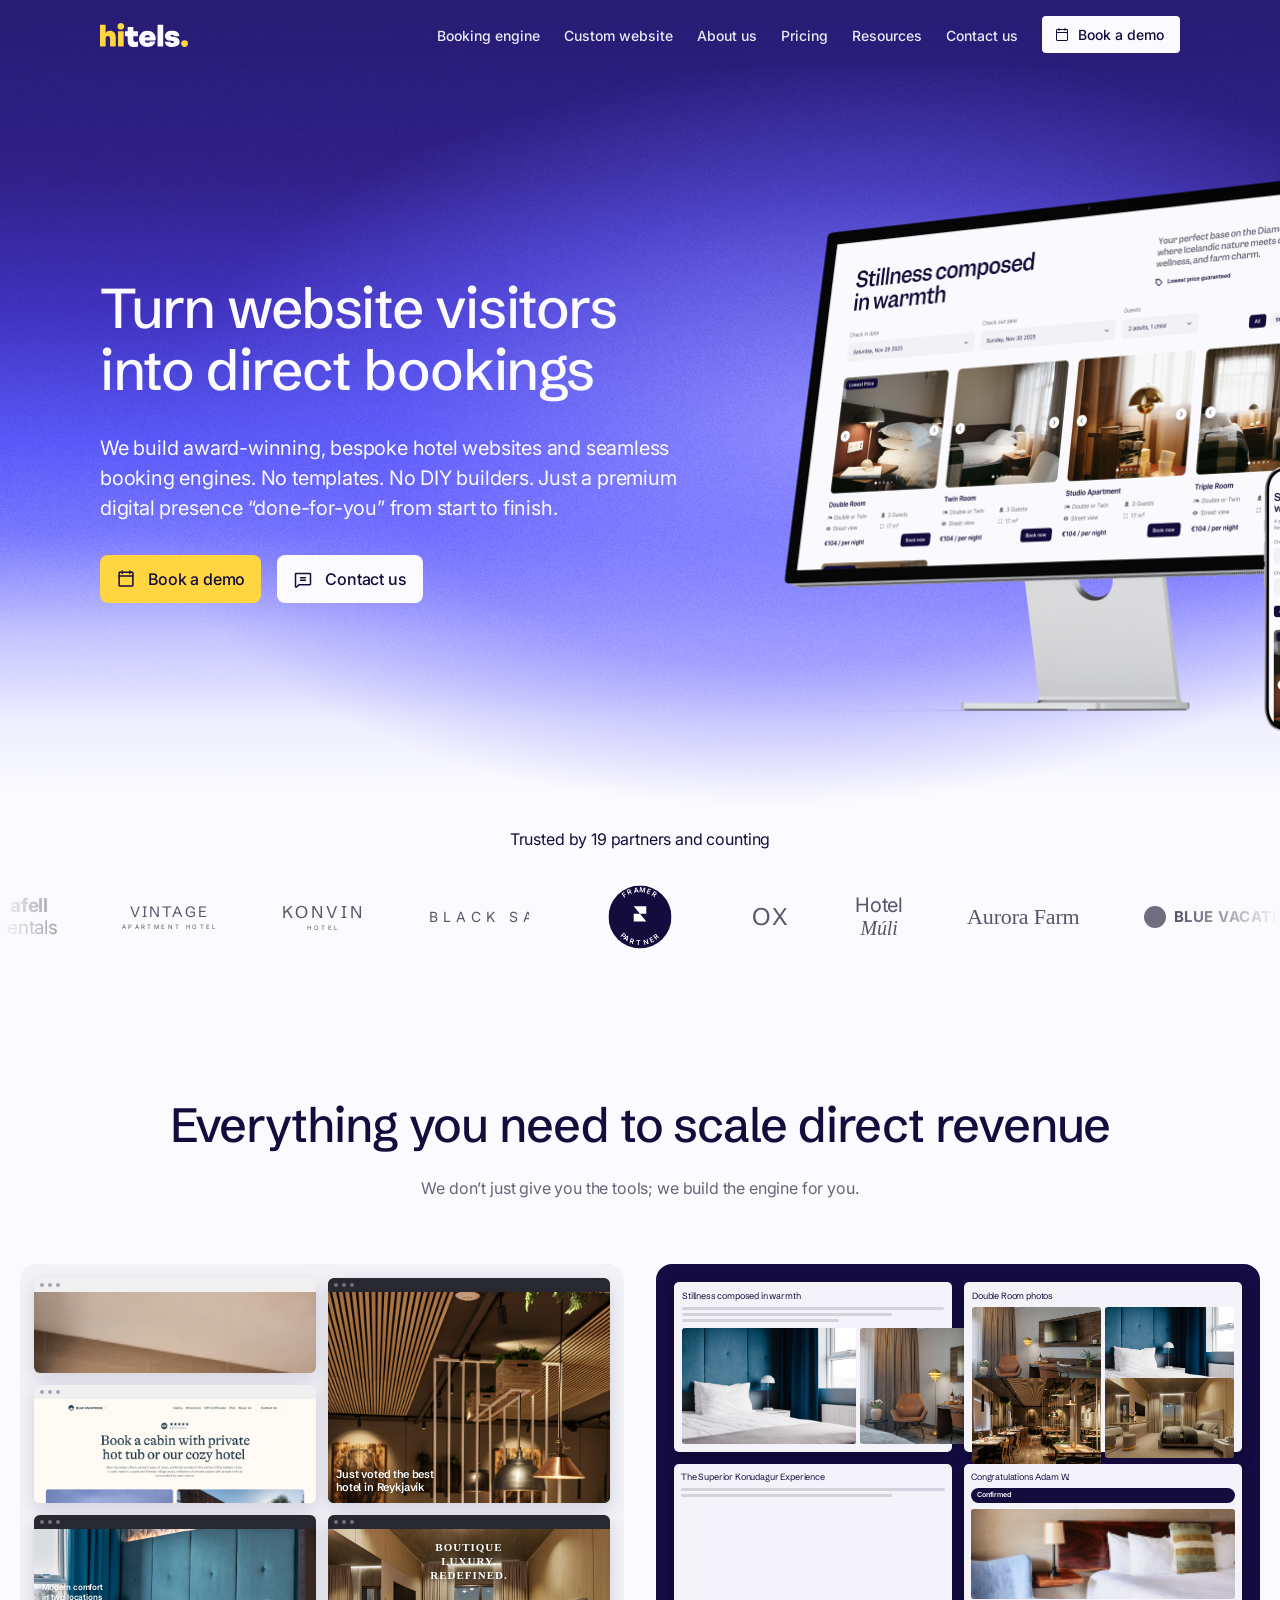
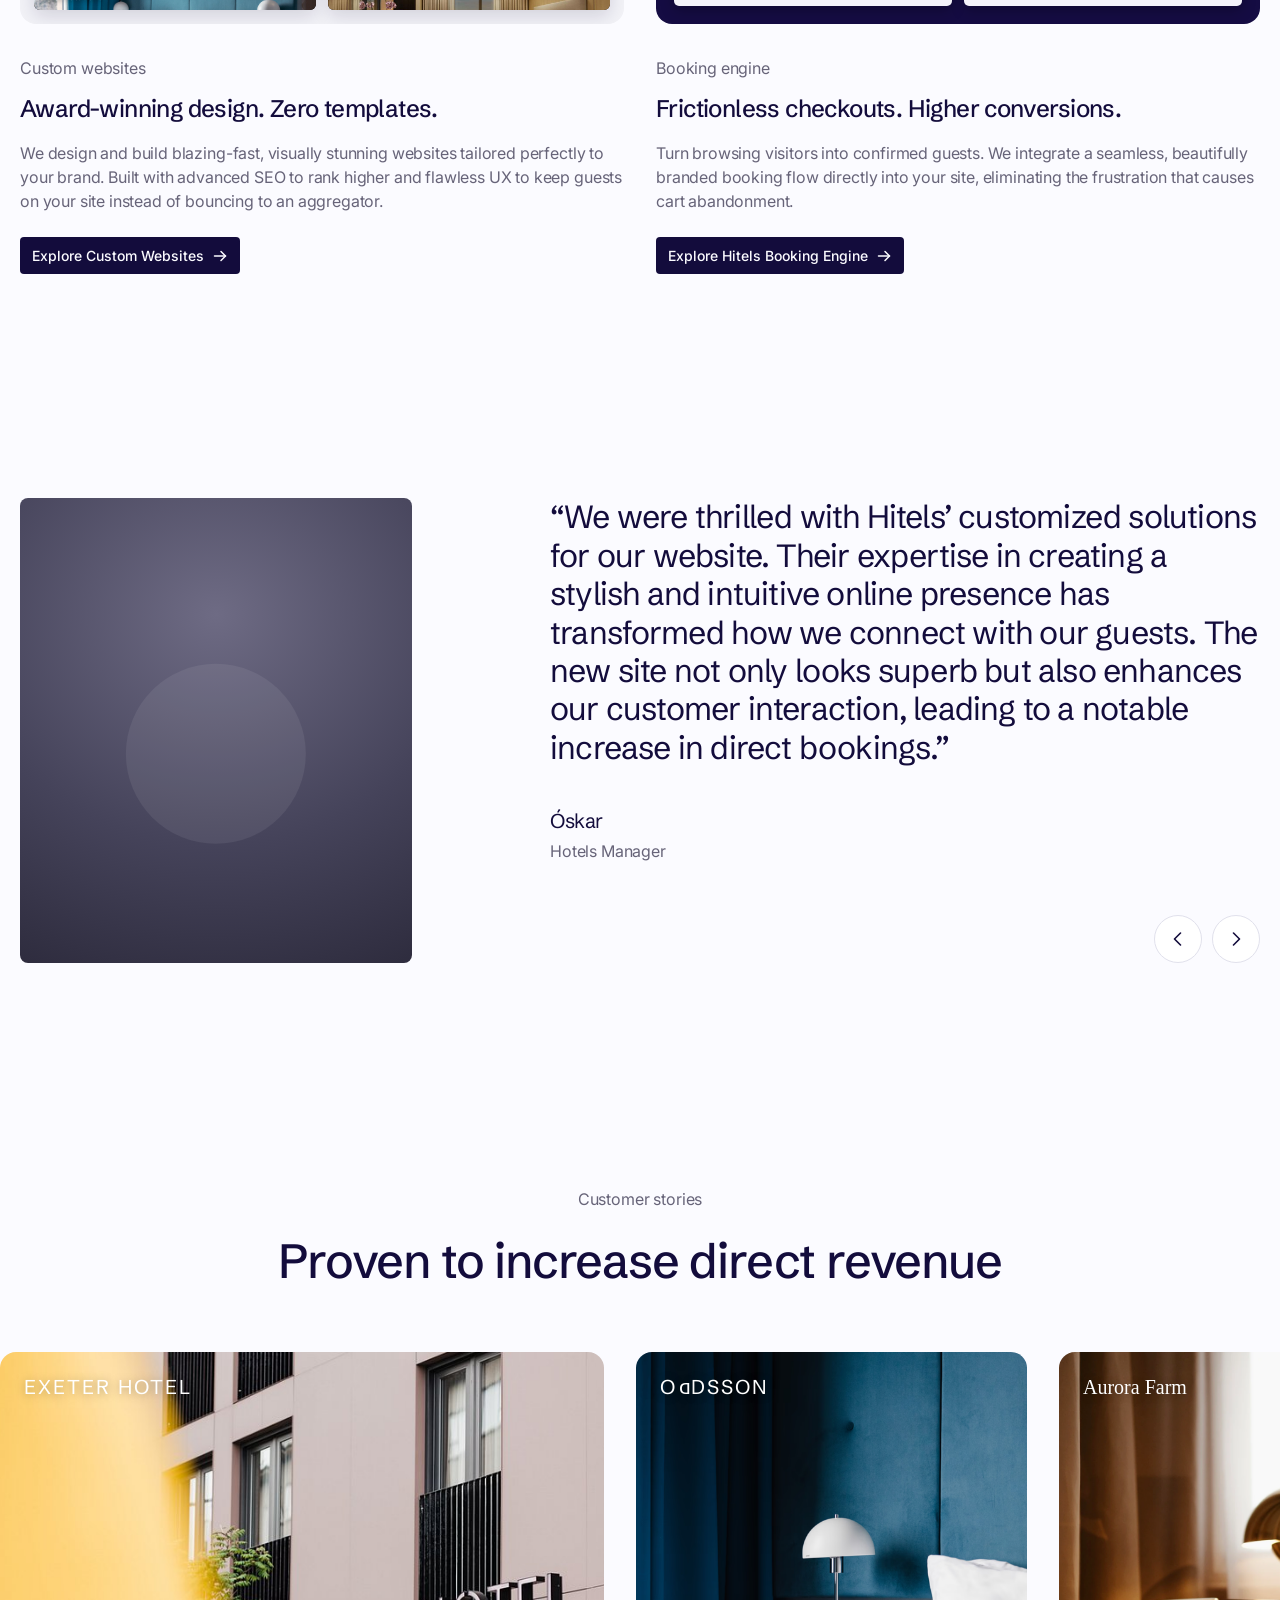
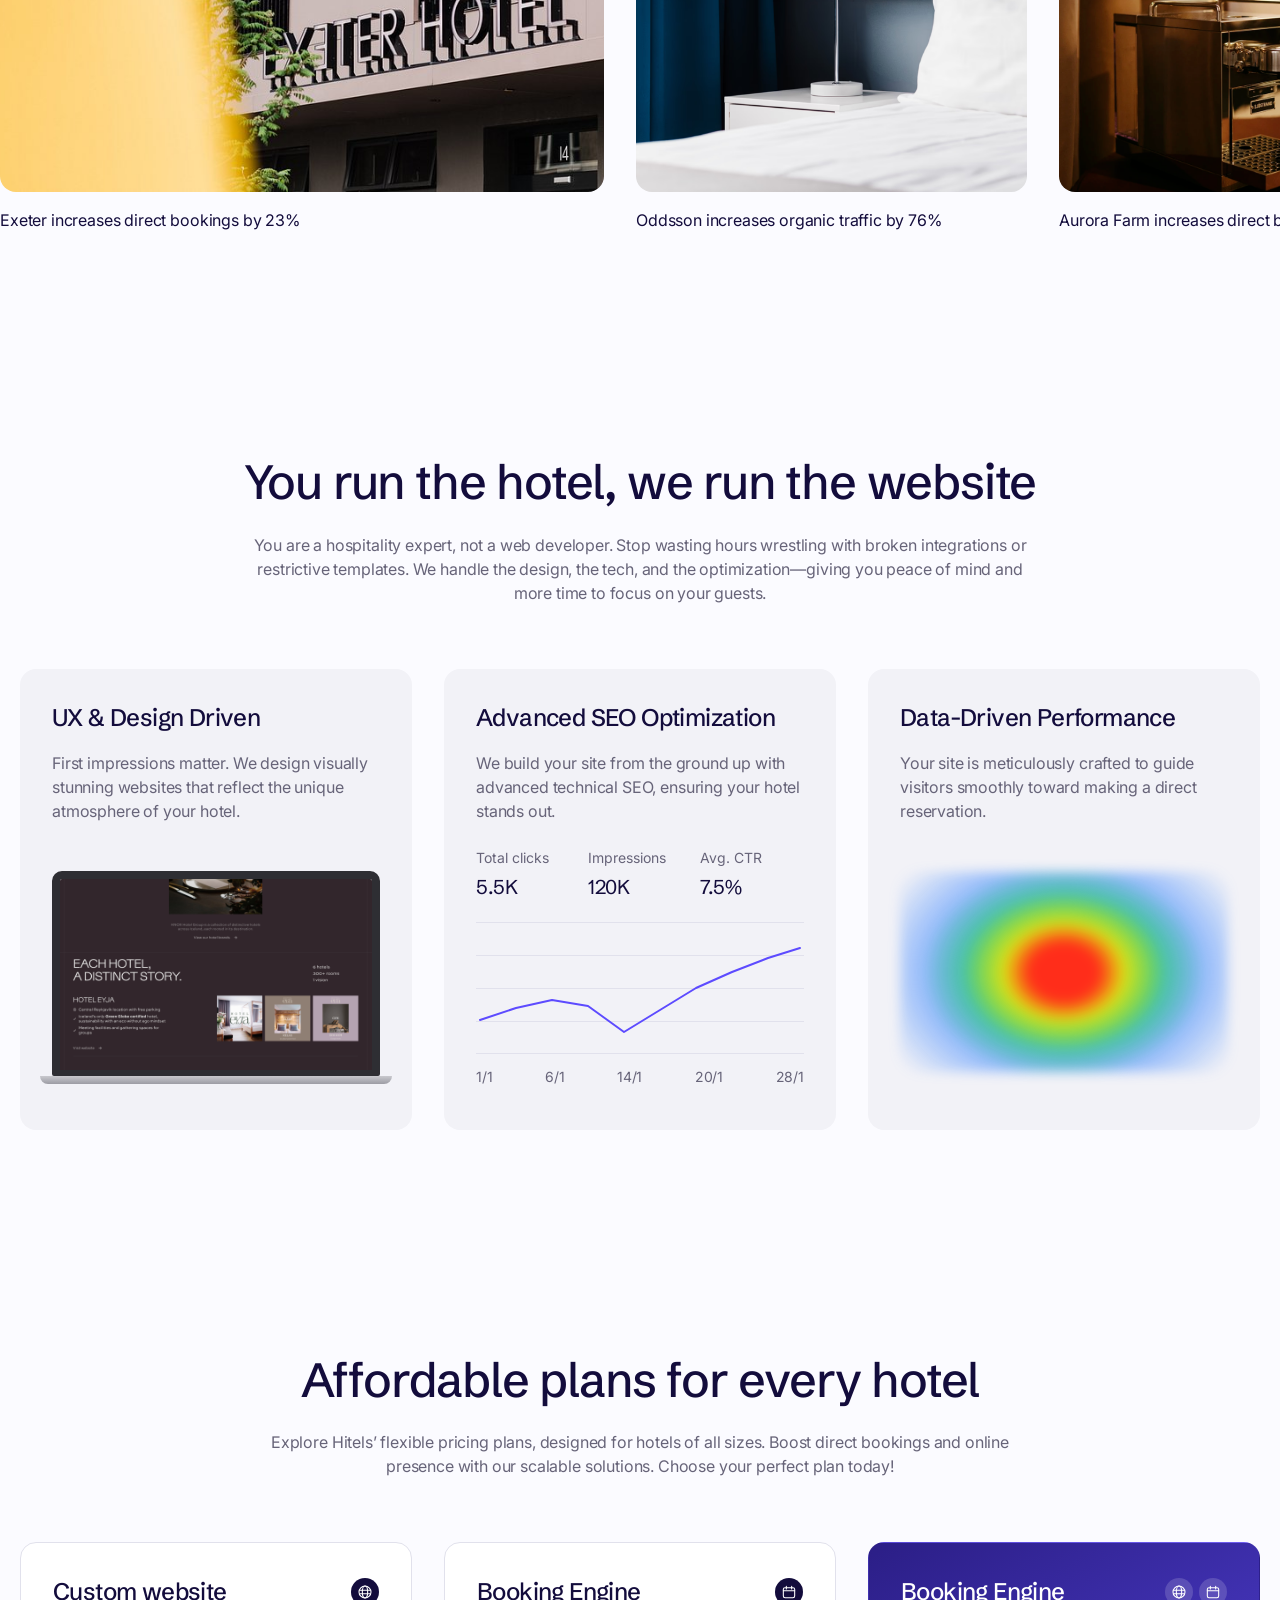
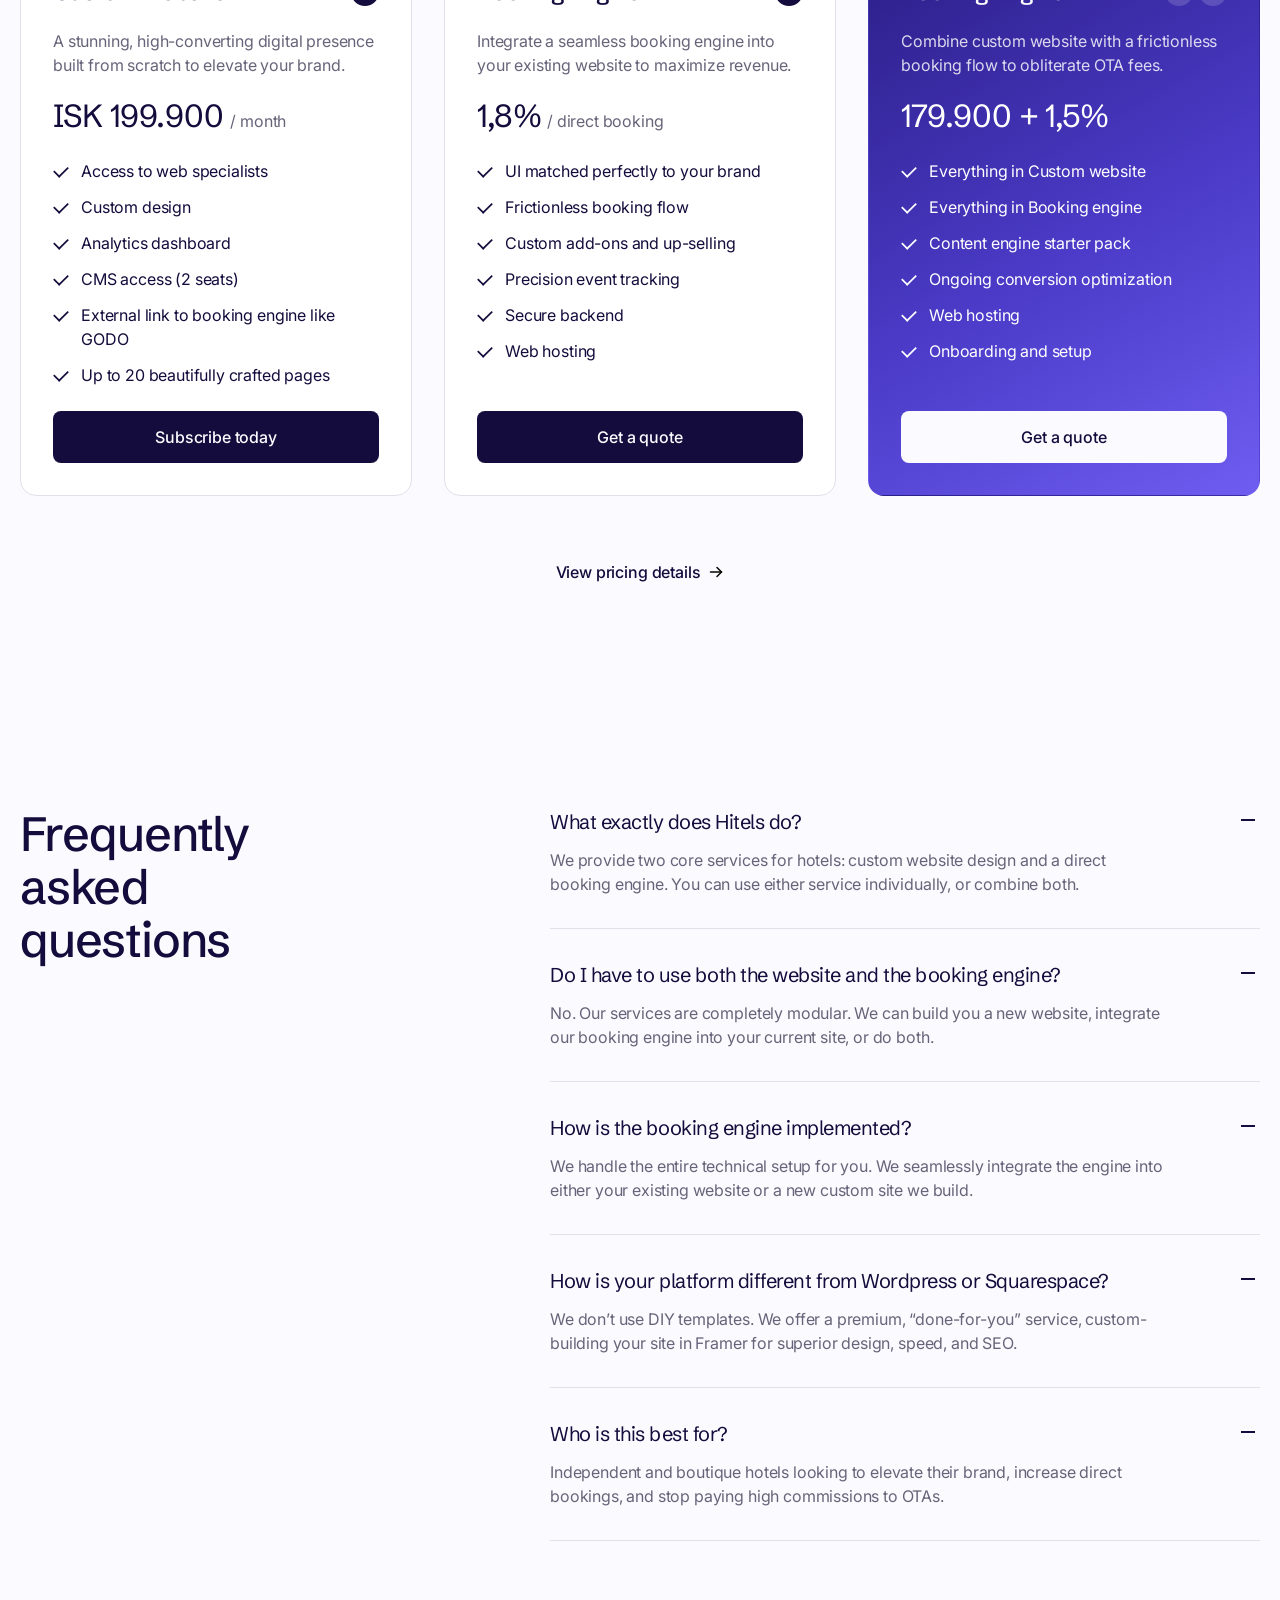
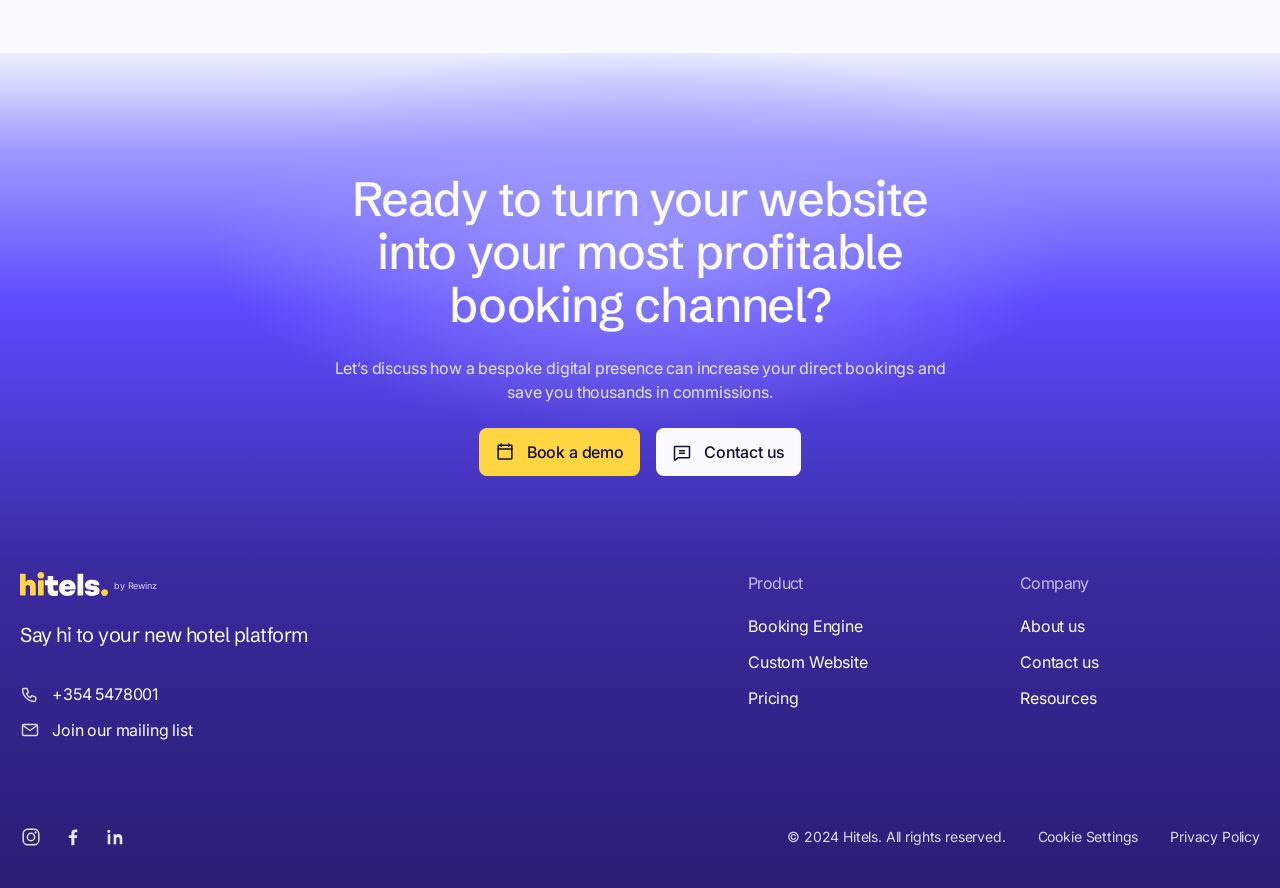
<file: index.html>
<!doctype html>
<html lang="en">
<head>
<meta charset="utf-8">
<meta name="viewport" content="width=device-width, initial-scale=1">
<title>Hitels — Turn website visitors into direct bookings</title>
<meta name="description" content="Hitels builds award-winning, bespoke hotel websites and seamless booking engines. No templates. No DIY builders.">
<!-- Trial build of a client-branded design: reachable by link, kept out of search. -->
<meta name="robots" content="noindex, nofollow">
<link rel="preconnect" href="https://fonts.googleapis.com">
<link rel="preconnect" href="https://fonts.gstatic.com" crossorigin>
<link href="https://fonts.googleapis.com/css2?family=Inter:wght@400;500;600&family=Schibsted+Grotesk:wght@500;600;700&display=swap" rel="stylesheet">
<link rel="stylesheet" href="styles.css">
</head>
<body>
<a class="skip-link" href="#main">Skip to content</a>

<!-- ═══════════ HERO ═══════════ -->
<header class="hero">
  <div class="hero__glow" aria-hidden="true"></div>
  <div class="hero__texture" aria-hidden="true"></div>

  <nav class="nav" aria-label="Primary">
    <a class="nav__logo" href="#" aria-label="Hitels — home">
      <img src="assets/img/logo-hitels.svg" alt="" width="88" height="24">
    </a>
    <ul class="nav__links">
      <li><a href="#offerings">Booking engine</a></li>
      <li><a href="#offerings">Custom website</a></li>
      <li><a href="#benefits">About us</a></li>
      <li><a href="#pricing">Pricing</a></li>
      <li><a href="blog.html">Resources</a></li>
      <li><a href="#contact">Contact us</a></li>
    </ul>
    <a class="btn btn--white btn--sm nav__cta" href="#contact">
      <img src="assets/img/icon-calendar-nav.svg" alt="" width="16" height="16">
      Book a demo
    </a>
    <button class="nav__toggle" type="button" aria-expanded="false" aria-controls="nav-links">
      <span class="visually-hidden">Menu</span>
      <span class="nav__burger" aria-hidden="true"></span>
    </button>
  </nav>

  <div class="hero__inner">
    <div class="hero__content">
      <h1>Turn website visitors into direct bookings</h1>
      <p class="hero__sub">We build award-winning, bespoke hotel websites and seamless booking engines. No templates. No DIY builders. Just a premium digital presence &ldquo;done-for-you&rdquo; from start to finish.</p>
      <div class="hero__actions">
        <a class="btn btn--yellow" href="#contact">
          <img src="assets/img/icon-calendar.svg" alt="" width="20" height="20">
          Book a demo
        </a>
        <a class="btn btn--white" href="#contact">
          <img src="assets/img/icon-chat.svg" alt="" width="20" height="20">
          Contact us
        </a>
      </div>
    </div>

    <div class="hero__visual" aria-hidden="true">
      <div class="hero__mac"><img src="assets/img/mac-mockup.png" alt=""></div>
      <div class="hero__phone"><img src="assets/img/phone-mockup.png" alt=""></div>
    </div>
  </div>

  <div class="logos">
    <p class="logos__label">Trusted by 19 partners and counting</p>
    <div class="logos__ticker">
      <div class="logos__track">
        <ul class="logos__set">
          <li class="wordmark wordmark--rentals"><b>afell</b>rentals</li>
          <li class="wordmark wordmark--vintage"><span>VINTAGE</span><small>APARTMENT HOTEL</small></li>
          <li class="wordmark wordmark--konvin"><span>KONVIN</span><small>HOTEL</small></li>
          <li class="wordmark wordmark--spaced">BLACK SAND HOTEL</li>
          <li class="wordmark wordmark--knox">KNOX</li>
          <li class="wordmark wordmark--muli">Hotel <i>M&uacute;li</i></li>
          <li class="wordmark wordmark--aurora">Aurora Farm</li>
          <li class="wordmark wordmark--blue"><span class="wordmark__dot"></span>BLUE VACATIONS</li>
          <li class="wordmark wordmark--eyja">EYJA <small>GULDSMEDEN</small></li>
          <li class="wordmark wordmark--downtown">REYKJAVIK <small>DOWNTOWN</small></li>
        </ul>
        <ul class="logos__set" aria-hidden="true">
          <li class="wordmark wordmark--rentals"><b>afell</b>rentals</li>
          <li class="wordmark wordmark--vintage"><span>VINTAGE</span><small>APARTMENT HOTEL</small></li>
          <li class="wordmark wordmark--konvin"><span>KONVIN</span><small>HOTEL</small></li>
          <li class="wordmark wordmark--spaced">BLACK SAND HOTEL</li>
          <li class="wordmark wordmark--knox">KNOX</li>
          <li class="wordmark wordmark--muli">Hotel <i>M&uacute;li</i></li>
          <li class="wordmark wordmark--aurora">Aurora Farm</li>
          <li class="wordmark wordmark--blue"><span class="wordmark__dot"></span>BLUE VACATIONS</li>
          <li class="wordmark wordmark--eyja">EYJA <small>GULDSMEDEN</small></li>
          <li class="wordmark wordmark--downtown">REYKJAVIK <small>DOWNTOWN</small></li>
        </ul>
      </div>

      <div class="framer-badge" aria-label="Framer Partner">
        <svg viewBox="0 0 100 100" role="img" aria-hidden="true">
          <defs>
            <!-- both arcs run left→right so each label reads upright -->
            <path id="fb-top" d="M11,50 a39,39 0 0 1 78,0"></path>
            <path id="fb-bottom" d="M14,50 a36,36 0 0 0 72,0"></path>
          </defs>
          <circle cx="50" cy="50" r="50" fill="#130C3C"></circle>
          <text class="framer-badge__text"><textPath href="#fb-top" startOffset="50%" text-anchor="middle">FRAMER</textPath></text>
          <text class="framer-badge__text" dy="8"><textPath href="#fb-bottom" startOffset="50%" text-anchor="middle">PARTNER</textPath></text>
          <path d="M40 33h20v12H50l10 12H40V45h10z" fill="#fff"></path>
        </svg>
      </div>
    </div>
  </div>
</header>

<main id="main">

<!-- ═══════════ PRODUCT OFFERINGS ═══════════ -->
<section class="section" id="offerings">
  <div class="container">
    <div class="section__head section__head--center">
      <h2>Everything you need to scale direct revenue</h2>
      <p class="lead">We don&rsquo;t just give you the tools; we build the engine for you.</p>
    </div>

    <div class="offer-grid">
      <article class="offer">
        <!-- ponytail: Figma composites these two card images from live sub-frames.
             Rebuilt in markup from the real photography rather than one flat export. -->
        <div class="offer__art offer__art--light" aria-hidden="true">
          <div class="minisite">
            <div class="minisite__bar"><i></i><i></i><i></i></div>
            <img src="assets/img/room-warm.png" alt="">
          </div>
          <div class="minisite minisite--tall">
            <div class="minisite__bar"><i></i><i></i><i></i></div>
            <img src="assets/img/ui-site-light.png" alt="">
          </div>
          <div class="minisite minisite--dark">
            <div class="minisite__bar"><i></i><i></i><i></i></div>
            <img src="assets/img/room-teal.jpg" alt="">
            <span class="minisite__cap">Modern comfort<br>in two locations</span>
          </div>
          <div class="minisite minisite--dark">
            <div class="minisite__bar"><i></i><i></i><i></i></div>
            <img src="assets/img/lobby.jpg" alt="">
            <span class="minisite__cap minisite__cap--lg">Just voted the best<br>hotel in Reykjav&iacute;k</span>
          </div>
          <div class="minisite minisite--dark">
            <div class="minisite__bar"><i></i><i></i><i></i></div>
            <img src="assets/img/room-dark.png" alt="">
            <span class="minisite__cap minisite__cap--center">BOUTIQUE<br>LUXURY,<br>REDEFINED.</span>
          </div>
        </div>

        <div class="offer__body">
          <p class="eyebrow">Custom websites</p>
          <h3>Award-winning design. Zero templates.</h3>
          <p>We design and build blazing-fast, visually stunning websites tailored perfectly to your brand. Built with advanced SEO to rank higher and flawless UX to keep guests on your site instead of bouncing to an aggregator.</p>
          <a class="btn btn--dark btn--sm" href="#pricing">
            Explore Custom Websites
            <img src="assets/img/icon-arrow-right.svg" alt="" width="16" height="16">
          </a>
        </div>
      </article>

      <article class="offer">
        <div class="offer__art offer__art--dark" aria-hidden="true">
          <div class="bookui">
            <div class="bookui__card bookui__card--wide">
              <span class="bookui__title">Stillness composed in warmth</span>
              <div class="bookui__rows"><i></i><i></i><i></i></div>
              <div class="bookui__thumbs">
                <img src="assets/img/room-white.png" alt="">
                <img src="assets/img/room-suite.png" alt="">
                <img src="assets/img/room-warm.png" alt="">
              </div>
            </div>
            <div class="bookui__card">
              <span class="bookui__title">Double Room photos</span>
              <div class="bookui__thumbs bookui__thumbs--grid">
                <img src="assets/img/room-suite.png" alt="">
                <img src="assets/img/room-white.png" alt="">
                <img src="assets/img/restaurant.png" alt="">
                <img src="assets/img/room-dark.png" alt="">
              </div>
            </div>
            <div class="bookui__card bookui__card--sm">
              <span class="bookui__title">The Superior Konudagur Experience</span>
              <div class="bookui__rows"><i></i><i></i></div>
            </div>
            <div class="bookui__card bookui__card--sm">
              <span class="bookui__title">Congratulations Adam W.</span>
              <span class="bookui__pill">Confirmed</span>
              <img class="bookui__wide" src="assets/img/room-warm.png" alt="">
            </div>
          </div>
        </div>

        <div class="offer__body">
          <p class="eyebrow">Booking engine</p>
          <h3>Frictionless checkouts. Higher conversions.</h3>
          <p>Turn browsing visitors into confirmed guests. We integrate a seamless, beautifully branded booking flow directly into your site, eliminating the frustration that causes cart abandonment.</p>
          <a class="btn btn--dark btn--sm" href="#pricing">
            Explore Hitels Booking Engine
            <img src="assets/img/icon-arrow-right.svg" alt="" width="16" height="16">
          </a>
        </div>
      </article>
    </div>
  </div>
</section>

<!-- ═══════════ TESTIMONIAL ═══════════ -->
<section class="section testimonials" aria-label="Customer testimonials">
  <div class="container testimonials__inner">
    <!-- ponytail: portrait not exportable from Figma (quota) — swap assets/img/testimonial-oskar.jpg in. -->
    <div class="testimonials__portrait" role="img" aria-label="Portrait of the quoted customer"></div>

    <div class="testimonials__body">
      <figure class="quote is-active" data-quote>
        <blockquote>&ldquo;We were thrilled with Hitels&rsquo; customized solutions for our website. Their expertise in creating a stylish and intuitive online presence has transformed how we connect with our guests. The new site not only looks superb but also enhances our customer interaction, leading to a notable increase in direct bookings.&rdquo;</blockquote>
        <figcaption>
          <span class="quote__name">&Oacute;skar</span>
          <span class="quote__role">Hotels Manager</span>
        </figcaption>
      </figure>

      <figure class="quote" data-quote hidden>
        <blockquote>&ldquo;Moving to Hitels paid for itself inside a season. Guests find us, book in a couple of taps, and we finally keep the margin that used to disappear into commissions.&rdquo;</blockquote>
        <figcaption>
          <span class="quote__name">Katr&iacute;n</span>
          <span class="quote__role">General Manager</span>
        </figcaption>
      </figure>

      <div class="testimonials__nav">
        <button class="iconbtn" type="button" data-quote-prev aria-label="Previous testimonial">
          <svg viewBox="0 0 20 20" aria-hidden="true"><path d="M12.5 4L6.5 10l6 6" fill="none" stroke="currentColor" stroke-width="1.6" stroke-linecap="round" stroke-linejoin="round"/></svg>
        </button>
        <button class="iconbtn" type="button" data-quote-next aria-label="Next testimonial">
          <svg viewBox="0 0 20 20" aria-hidden="true"><path d="M7.5 4l6 6-6 6" fill="none" stroke="currentColor" stroke-width="1.6" stroke-linecap="round" stroke-linejoin="round"/></svg>
        </button>
      </div>
    </div>
  </div>
</section>

<!-- ═══════════ STORIES ═══════════ -->
<section class="section" id="stories">
  <div class="container">
    <div class="section__head section__head--center">
      <p class="eyebrow">Customer stories</p>
      <h2>Proven to increase direct revenue</h2>
    </div>
  </div>

  <!-- ponytail: the row deliberately overflows the container, exactly as the Figma frame clips it. -->
  <div class="stories">
    <article class="story story--wide">
      <div class="story__img"><img src="assets/img/story-exeter.jpg" alt="Exeter Hotel exterior"><span class="story__logo">EXETER HOTEL</span></div>
      <p>Exeter increases direct bookings by 23%</p>
    </article>
    <article class="story">
      <div class="story__img"><img src="assets/img/story-oddsson.jpg" alt="An Oddsson guest room"><span class="story__logo">O<span class="story__logo-alt">ᴅ</span>DSSON</span></div>
      <p>Oddsson increases organic traffic by 76%</p>
    </article>
    <article class="story">
      <div class="story__img"><img src="assets/img/story-aurora.jpg" alt="An Aurora Farm guest room"><span class="story__logo story__logo--serif">Aurora Farm</span></div>
      <!-- ponytail: stat is clipped by the frame edge in Figma — confirm the real number. -->
      <p>Aurora Farm increases direct bookings by 31%</p>
    </article>
  </div>
</section>

<!-- ═══════════ BENEFITS ═══════════ -->
<section class="section" id="benefits">
  <div class="container">
    <div class="section__head section__head--center section__head--narrow">
      <h2>You run the hotel, we run the website</h2>
      <p class="lead">You are a hospitality expert, not a web developer. Stop wasting hours wrestling with broken integrations or restrictive templates. We handle the design, the tech, and the optimization&mdash;giving you peace of mind and more time to focus on your guests.</p>
    </div>

    <div class="benefits">
      <article class="benefit">
        <h3>UX &amp; Design Driven</h3>
        <p>First impressions matter. We design visually stunning websites that reflect the unique atmosphere of your hotel.</p>
        <div class="benefit__art" aria-hidden="true">
          <div class="laptop">
            <div class="laptop__screen"><img src="assets/img/ui-site-dark.png" alt=""></div>
            <div class="laptop__base"></div>
          </div>
        </div>
      </article>

      <article class="benefit">
        <h3>Advanced SEO Optimization</h3>
        <p>We build your site from the ground up with advanced technical SEO, ensuring your hotel stands out.</p>
        <div class="benefit__art" aria-hidden="true">
          <dl class="stats">
            <div><dt>Total clicks</dt><dd>5.5K</dd></div>
            <div><dt>Impressions</dt><dd>120K</dd></div>
            <div><dt>Avg. CTR</dt><dd>7.5%</dd></div>
          </dl>
          <svg class="chart" viewBox="0 0 328 132" preserveAspectRatio="none">
            <g stroke="#E1E1EC" stroke-width="1">
              <line x1="0" y1="0.5" x2="328" y2="0.5"/><line x1="0" y1="33.5" x2="328" y2="33.5"/>
              <line x1="0" y1="66.5" x2="328" y2="66.5"/><line x1="0" y1="99.5" x2="328" y2="99.5"/>
              <line x1="0" y1="131.5" x2="328" y2="131.5"/>
            </g>
            <polyline points="4,98 40,86 76,78 112,84 148,110 184,88 220,66 256,50 292,36 324,26"
              fill="none" stroke="#5D4BFF" stroke-width="2" stroke-linecap="round" stroke-linejoin="round"/>
          </svg>
          <ul class="chart__axis"><li>1/1</li><li>6/1</li><li>14/1</li><li>20/1</li><li>28/1</li></ul>
        </div>
      </article>

      <article class="benefit">
        <h3>Data-Driven Performance</h3>
        <p>Your site is meticulously crafted to guide visitors smoothly toward making a direct reservation.</p>
        <div class="benefit__art benefit__art--heat" aria-hidden="true">
          <div class="heatmap"></div>
        </div>
      </article>
    </div>
  </div>
</section>

<!-- ═══════════ PRICING ═══════════ -->
<section class="section" id="pricing">
  <div class="container">
    <div class="section__head section__head--center section__head--narrow">
      <h2>Affordable plans for every hotel</h2>
      <p class="lead">Explore Hitels&rsquo; flexible pricing plans, designed for hotels of all sizes. Boost direct bookings and online presence with our scalable solutions. Choose your perfect plan today!</p>
    </div>

    <div class="plans">
      <article class="plan">
        <header class="plan__head">
          <h3>Custom website</h3>
          <span class="plan__icon" aria-hidden="true">
            <svg viewBox="0 0 24 24"><circle cx="12" cy="12" r="9" fill="none" stroke="currentColor" stroke-width="1.6"/><ellipse cx="12" cy="12" rx="4" ry="9" fill="none" stroke="currentColor" stroke-width="1.6"/><path d="M3.5 9.5h17M3.5 14.5h17" stroke="currentColor" stroke-width="1.6"/></svg>
          </span>
        </header>
        <p class="plan__desc">A stunning, high-converting digital presence built from scratch to elevate your brand.</p>
        <p class="plan__price">ISK 199.900 <span>/ month</span></p>
        <ul class="plan__features">
          <li>Access to web specialists</li>
          <li>Custom design</li>
          <li>Analytics dashboard</li>
          <li>CMS access (2 seats)</li>
          <li>External link to booking engine like GODO</li>
          <li>Up to 20 beautifully crafted pages</li>
        </ul>
        <a class="btn btn--dark btn--block" href="#contact">Subscribe today</a>
      </article>

      <article class="plan">
        <header class="plan__head">
          <h3>Booking Engine</h3>
          <span class="plan__icon" aria-hidden="true">
            <svg viewBox="0 0 24 24"><rect x="3.5" y="5.5" width="17" height="15" rx="2.5" fill="none" stroke="currentColor" stroke-width="1.6"/><path d="M3.5 10h17M8 3.5v4M16 3.5v4" stroke="currentColor" stroke-width="1.6" stroke-linecap="round"/></svg>
          </span>
        </header>
        <p class="plan__desc">Integrate a seamless booking engine into your existing website to maximize revenue.</p>
        <p class="plan__price">1,8% <span>/ direct booking</span></p>
        <ul class="plan__features">
          <li>UI matched perfectly to your brand</li>
          <li>Frictionless booking flow</li>
          <li>Custom add-ons and up-selling</li>
          <li>Precision event tracking</li>
          <li>Secure backend</li>
          <li>Web hosting</li>
        </ul>
        <a class="btn btn--dark btn--block" href="#contact">Get a quote</a>
      </article>

      <article class="plan plan--featured">
        <header class="plan__head">
          <h3>Booking Engine</h3>
          <span class="plan__icons" aria-hidden="true">
            <span class="plan__icon">
              <svg viewBox="0 0 24 24"><circle cx="12" cy="12" r="9" fill="none" stroke="currentColor" stroke-width="1.6"/><ellipse cx="12" cy="12" rx="4" ry="9" fill="none" stroke="currentColor" stroke-width="1.6"/><path d="M3.5 9.5h17M3.5 14.5h17" stroke="currentColor" stroke-width="1.6"/></svg>
            </span>
            <span class="plan__icon">
              <svg viewBox="0 0 24 24"><rect x="3.5" y="5.5" width="17" height="15" rx="2.5" fill="none" stroke="currentColor" stroke-width="1.6"/><path d="M3.5 10h17M8 3.5v4M16 3.5v4" stroke="currentColor" stroke-width="1.6" stroke-linecap="round"/></svg>
            </span>
          </span>
        </header>
        <p class="plan__desc">Combine custom website with a frictionless booking flow to obliterate OTA fees.</p>
        <p class="plan__price">179.900 + 1,5%</p>
        <ul class="plan__features">
          <li>Everything in Custom website</li>
          <li>Everything in Booking engine</li>
          <li>Content engine starter pack</li>
          <li>Ongoing conversion optimization</li>
          <li>Web hosting</li>
          <li>Onboarding and setup</li>
        </ul>
        <a class="btn btn--white btn--block" href="#contact">Get a quote</a>
      </article>
    </div>

    <p class="plans__more">
      <a class="link-arrow" href="#contact">View pricing details <img src="assets/img/icon-arrow-right.svg" alt="" width="16" height="16"></a>
    </p>
  </div>
</section>

<!-- ═══════════ FAQ ═══════════ -->
<section class="section" id="faq">
  <div class="container faq">
    <h2 class="faq__title">Frequently asked questions</h2>

    <div class="faq__list">
      <details class="faq__item" open>
        <summary><span>What exactly does Hitels do?</span></summary>
        <p>We provide two core services for hotels: custom website design and a direct booking engine. You can use either service individually, or combine both.</p>
      </details>
      <details class="faq__item" open>
        <summary><span>Do I have to use both the website and the booking engine?</span></summary>
        <p>No. Our services are completely modular. We can build you a new website, integrate our booking engine into your current site, or do both.</p>
      </details>
      <details class="faq__item" open>
        <summary><span>How is the booking engine implemented?</span></summary>
        <p>We handle the entire technical setup for you. We seamlessly integrate the engine into either your existing website or a new custom site we build.</p>
      </details>
      <details class="faq__item" open>
        <summary><span>How is your platform different from Wordpress or Squarespace?</span></summary>
        <p>We don&rsquo;t use DIY templates. We offer a premium, &ldquo;done-for-you&rdquo; service, custom-building your site in Framer for superior design, speed, and SEO.</p>
      </details>
      <details class="faq__item" open>
        <summary><span>Who is this best for?</span></summary>
        <p>Independent and boutique hotels looking to elevate their brand, increase direct bookings, and stop paying high commissions to OTAs.</p>
      </details>
    </div>
  </div>
</section>

</main>

<!-- ═══════════ CTA + FOOTER ═══════════ -->
<footer class="closer" id="contact">
  <div class="closer__glow" aria-hidden="true"></div>

  <div class="container closer__cta">
    <h2>Ready to turn your website into your most profitable booking channel?</h2>
    <p>Let&rsquo;s discuss how a bespoke digital presence can increase your direct bookings and save you thousands in commissions.</p>
    <div class="hero__actions hero__actions--center">
      <a class="btn btn--yellow" href="mailto:hi@hitels.is">
        <img src="assets/img/icon-calendar.svg" alt="" width="20" height="20">
        Book a demo
      </a>
      <a class="btn btn--white" href="mailto:hi@hitels.is">
        <img src="assets/img/icon-chat.svg" alt="" width="20" height="20">
        Contact us
      </a>
    </div>
  </div>

  <div class="container foot">
    <div class="foot__brand">
      <a class="foot__logo" href="#" aria-label="Hitels — home">
        <img src="assets/img/logo-hitels.svg" alt="" width="88" height="24">
        <small>by Rewinz</small>
      </a>
      <p class="foot__tag">Say hi to your new hotel platform</p>
      <ul class="foot__contact">
        <li>
          <svg viewBox="0 0 20 20" aria-hidden="true"><path d="M4 4.5h3l1.5 4-2 1.2a9 9 0 004 4l1.2-2 4 1.5v3A1.5 1.5 0 0114 17.5 12.5 12.5 0 012.5 6 1.5 1.5 0 014 4.5z" fill="none" stroke="currentColor" stroke-width="1.4" stroke-linejoin="round"/></svg>
          <a href="tel:+3545478001">+354 5478001</a>
        </li>
        <li>
          <svg viewBox="0 0 20 20" aria-hidden="true"><rect x="2.5" y="4.5" width="15" height="11" rx="1.5" fill="none" stroke="currentColor" stroke-width="1.4"/><path d="M3 5.5l7 5 7-5" fill="none" stroke="currentColor" stroke-width="1.4" stroke-linejoin="round"/></svg>
          <a href="mailto:hi@hitels.is">Join our mailing list</a>
        </li>
      </ul>
    </div>

    <nav class="foot__col" aria-label="Product">
      <h3>Product</h3>
      <ul>
        <li><a href="#offerings">Booking Engine</a></li>
        <li><a href="#offerings">Custom Website</a></li>
        <li><a href="#pricing">Pricing</a></li>
      </ul>
    </nav>

    <nav class="foot__col" aria-label="Company">
      <h3>Company</h3>
      <ul>
        <li><a href="#benefits">About us</a></li>
        <li><a href="#contact">Contact us</a></li>
        <li><a href="blog.html">Resources</a></li>
      </ul>
    </nav>
  </div>

  <div class="container foot__bar">
    <ul class="foot__social">
      <li><a href="#" aria-label="Instagram"><svg viewBox="0 0 24 24"><rect x="3.5" y="3.5" width="17" height="17" rx="5" fill="none" stroke="currentColor" stroke-width="1.6"/><circle cx="12" cy="12" r="4" fill="none" stroke="currentColor" stroke-width="1.6"/><circle cx="17" cy="7" r="1.2" fill="currentColor"/></svg></a></li>
      <li><a href="#" aria-label="Facebook"><svg viewBox="0 0 24 24"><path d="M13.5 21v-8h2.7l.4-3h-3.1V8.2c0-.9.3-1.5 1.5-1.5h1.7V4c-.3 0-1.3-.1-2.4-.1-2.4 0-4.1 1.5-4.1 4.2V10H7.4v3h2.8v8z" fill="currentColor"/></svg></a></li>
      <li><a href="#" aria-label="LinkedIn"><svg viewBox="0 0 24 24"><path d="M6.9 20H4V9h2.9zM5.4 7.6A1.7 1.7 0 116.9 6a1.6 1.6 0 01-1.5 1.6zM20 20h-2.9v-5.6c0-1.5-.5-2.5-1.8-2.5a2 2 0 00-1.8 1.3 2.4 2.4 0 00-.1.9V20h-2.9V9h2.9v1.3a2.9 2.9 0 012.6-1.5c1.9 0 3.9 1.2 3.9 4.2z" fill="currentColor"/></svg></a></li>
    </ul>
    <p class="foot__copy">&copy; 2024 Hitels. All rights reserved.</p>
    <ul class="foot__legal">
      <li><a href="#">Cookie Settings</a></li>
      <li><a href="#">Privacy Policy</a></li>
    </ul>
  </div>
</footer>

<script src="main.js"></script>
</body>
</html>
</file>
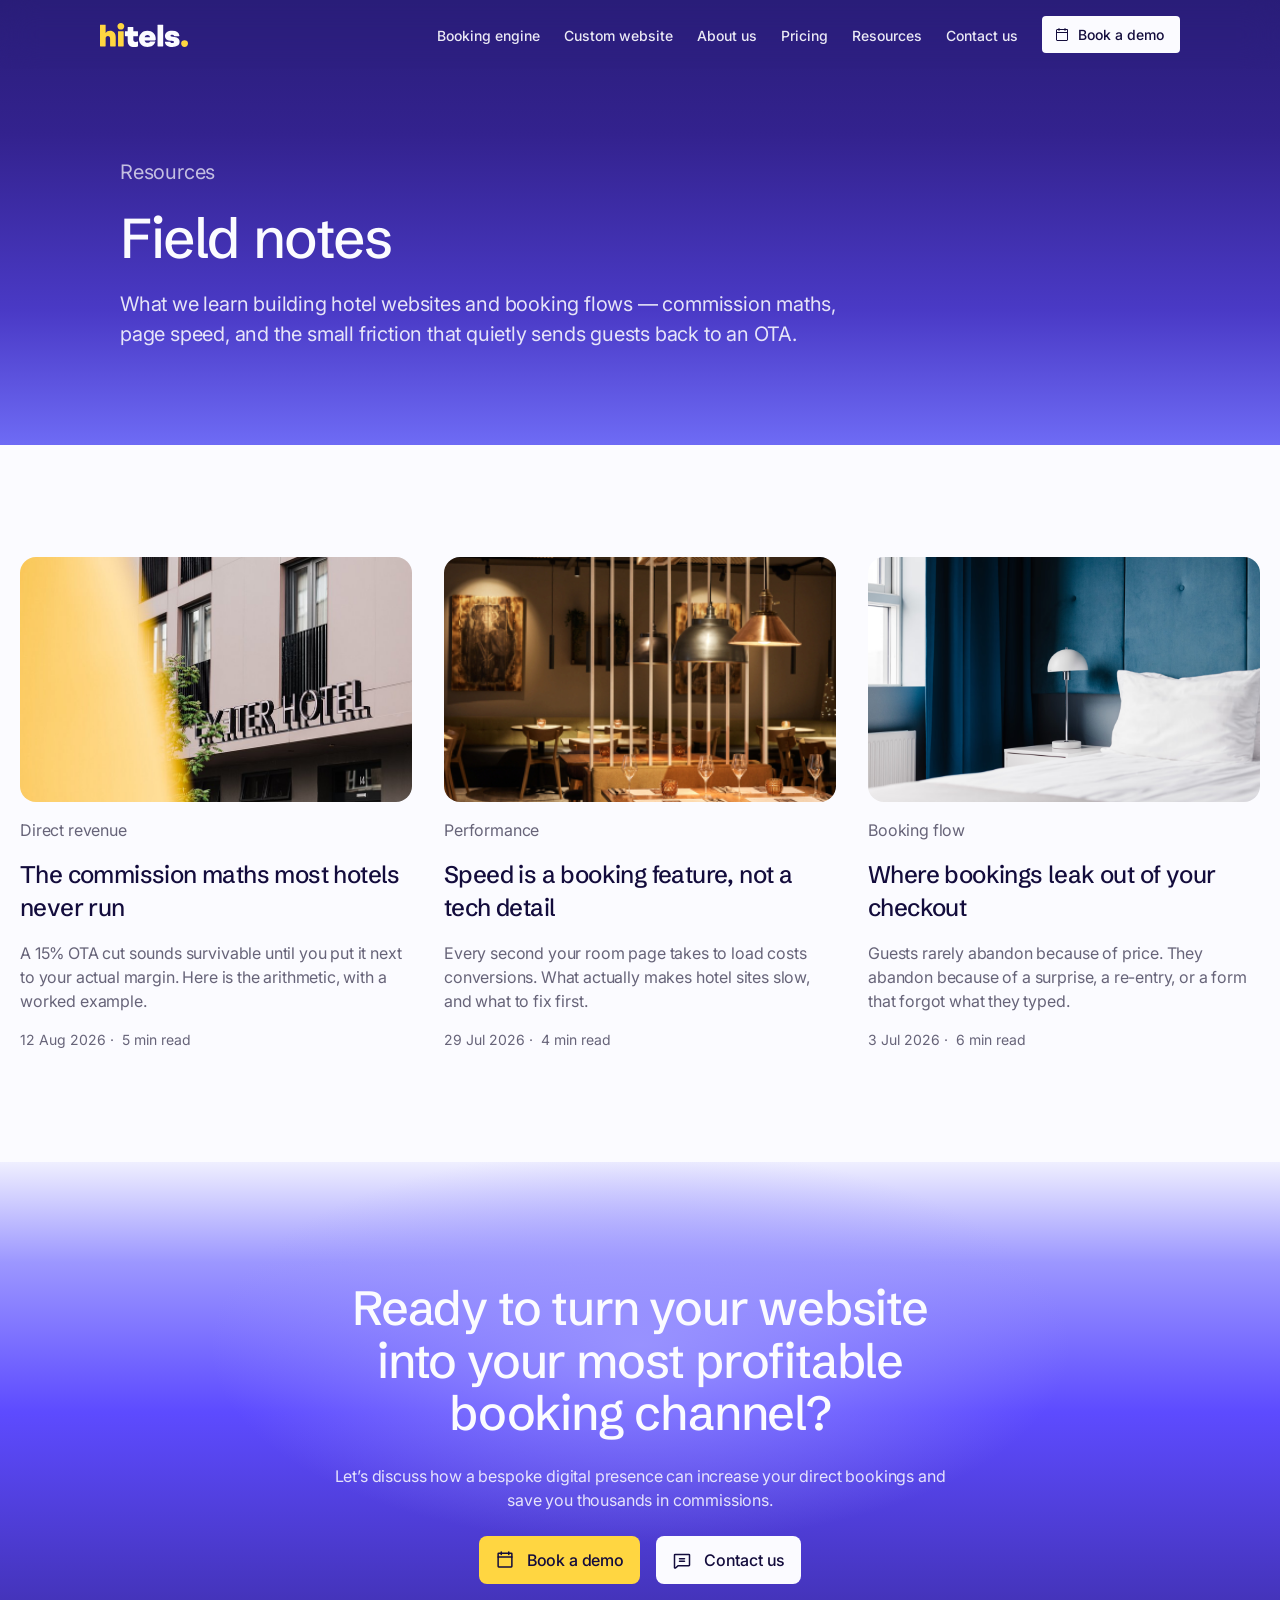
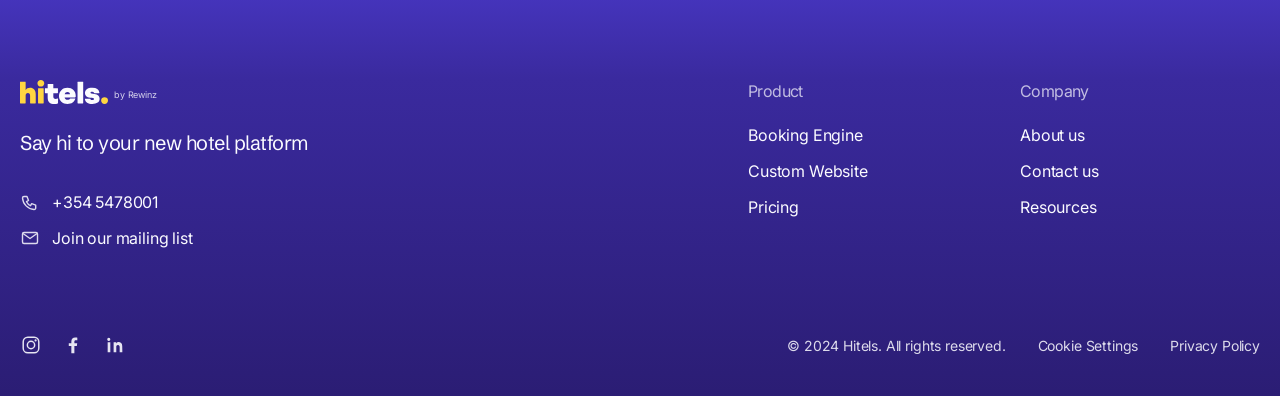
<file: blog.html>
<!doctype html>
<html lang="en">
<head>
<meta charset="utf-8">
<meta name="viewport" content="width=device-width, initial-scale=1">
<title>Field notes — Hitels</title>
<meta name="description" content="Notes on direct bookings, hotel website performance, and getting guests to book with you instead of an OTA.">
<meta name="robots" content="noindex, nofollow">
<link rel="preconnect" href="https://fonts.googleapis.com">
<link rel="preconnect" href="https://fonts.gstatic.com" crossorigin>
<link href="https://fonts.googleapis.com/css2?family=Inter:wght@400;500;600&family=Schibsted+Grotesk:wght@500;600;700&display=swap" rel="stylesheet">
<link rel="stylesheet" href="styles.css">
</head>
<body>
<a class="skip-link" href="#main">Skip to content</a>

<!-- ponytail: nav and footer are duplicated across the three static pages.
     That's cheaper than a build step for a prototype — the moment a fourth
     page shows up, move to a generator instead of copying this again. -->
<header class="subhero">
  <nav class="nav" aria-label="Primary">
    <a class="nav__logo" href="index.html" aria-label="Hitels — home">
      <img src="assets/img/logo-hitels.svg" alt="" width="88" height="24">
    </a>
    <ul class="nav__links">
      <li><a href="index.html#offerings">Booking engine</a></li>
      <li><a href="index.html#offerings">Custom website</a></li>
      <li><a href="index.html#benefits">About us</a></li>
      <li><a href="index.html#pricing">Pricing</a></li>
      <li><a href="blog.html" aria-current="page">Resources</a></li>
      <li><a href="index.html#contact">Contact us</a></li>
    </ul>
    <a class="btn btn--white btn--sm nav__cta" href="index.html#contact">
      <img src="assets/img/icon-calendar-nav.svg" alt="" width="16" height="16">
      Book a demo
    </a>
    <button class="nav__toggle" type="button" aria-expanded="false" aria-controls="nav-links">
      <span class="visually-hidden">Menu</span>
      <span class="nav__burger" aria-hidden="true"></span>
    </button>
  </nav>

  <div class="subhero__inner">
    <p class="eyebrow">Resources</p>
    <h1>Field notes</h1>
    <p>What we learn building hotel websites and booking flows &mdash; commission maths, page speed, and the small friction that quietly sends guests back to an OTA.</p>
  </div>
</header>

<main id="main">
  <section class="section">
    <div class="container">
      <div class="posts">

        <a class="post" href="blog/commission-maths.html">
          <div class="post__img"><img src="assets/img/story-exeter.jpg" alt=""></div>
          <p class="eyebrow">Direct revenue</p>
          <h3>The commission maths most hotels never run</h3>
          <p>A 15% OTA cut sounds survivable until you put it next to your actual margin. Here is the arithmetic, with a worked example.</p>
          <p class="post__meta"><span>12 Aug 2026</span><span>5 min read</span></p>
        </a>

        <a class="post" href="blog/speed-is-a-feature.html">
          <div class="post__img"><img src="assets/img/lobby.jpg" alt=""></div>
          <p class="eyebrow">Performance</p>
          <h3>Speed is a booking feature, not a tech detail</h3>
          <p>Every second your room page takes to load costs conversions. What actually makes hotel sites slow, and what to fix first.</p>
          <p class="post__meta"><span>29 Jul 2026</span><span>4 min read</span></p>
        </a>

        <a class="post" href="blog/where-bookings-leak.html">
          <div class="post__img"><img src="assets/img/story-oddsson.jpg" alt=""></div>
          <p class="eyebrow">Booking flow</p>
          <h3>Where bookings leak out of your checkout</h3>
          <p>Guests rarely abandon because of price. They abandon because of a surprise, a re-entry, or a form that forgot what they typed.</p>
          <p class="post__meta"><span>3 Jul 2026</span><span>6 min read</span></p>
        </a>

      </div>
    </div>
  </section>
</main>

<footer class="closer" id="contact">
  <div class="closer__glow" aria-hidden="true"></div>

  <div class="container closer__cta">
    <h2>Ready to turn your website into your most profitable booking channel?</h2>
    <p>Let&rsquo;s discuss how a bespoke digital presence can increase your direct bookings and save you thousands in commissions.</p>
    <div class="hero__actions hero__actions--center">
      <a class="btn btn--yellow" href="mailto:hi@hitels.is">
        <img src="assets/img/icon-calendar.svg" alt="" width="20" height="20">
        Book a demo
      </a>
      <a class="btn btn--white" href="mailto:hi@hitels.is">
        <img src="assets/img/icon-chat.svg" alt="" width="20" height="20">
        Contact us
      </a>
    </div>
  </div>

  <div class="container foot">
    <div class="foot__brand">
      <a class="foot__logo" href="index.html" aria-label="Hitels — home">
        <img src="assets/img/logo-hitels.svg" alt="" width="88" height="24">
        <small>by Rewinz</small>
      </a>
      <p class="foot__tag">Say hi to your new hotel platform</p>
      <ul class="foot__contact">
        <li>
          <svg viewBox="0 0 20 20" aria-hidden="true"><path d="M4 4.5h3l1.5 4-2 1.2a9 9 0 004 4l1.2-2 4 1.5v3A1.5 1.5 0 0114 17.5 12.5 12.5 0 012.5 6 1.5 1.5 0 014 4.5z" fill="none" stroke="currentColor" stroke-width="1.4" stroke-linejoin="round"/></svg>
          <a href="tel:+3545478001">+354 5478001</a>
        </li>
        <li>
          <svg viewBox="0 0 20 20" aria-hidden="true"><rect x="2.5" y="4.5" width="15" height="11" rx="1.5" fill="none" stroke="currentColor" stroke-width="1.4"/><path d="M3 5.5l7 5 7-5" fill="none" stroke="currentColor" stroke-width="1.4" stroke-linejoin="round"/></svg>
          <a href="mailto:hi@hitels.is">Join our mailing list</a>
        </li>
      </ul>
    </div>

    <nav class="foot__col" aria-label="Product">
      <h3>Product</h3>
      <ul>
        <li><a href="index.html#offerings">Booking Engine</a></li>
        <li><a href="index.html#offerings">Custom Website</a></li>
        <li><a href="index.html#pricing">Pricing</a></li>
      </ul>
    </nav>

    <nav class="foot__col" aria-label="Company">
      <h3>Company</h3>
      <ul>
        <li><a href="index.html#benefits">About us</a></li>
        <li><a href="index.html#contact">Contact us</a></li>
        <li><a href="blog.html">Resources</a></li>
      </ul>
    </nav>
  </div>

  <div class="container foot__bar">
    <ul class="foot__social">
      <li><a href="#" aria-label="Instagram"><svg viewBox="0 0 24 24"><rect x="3.5" y="3.5" width="17" height="17" rx="5" fill="none" stroke="currentColor" stroke-width="1.6"/><circle cx="12" cy="12" r="4" fill="none" stroke="currentColor" stroke-width="1.6"/><circle cx="17" cy="7" r="1.2" fill="currentColor"/></svg></a></li>
      <li><a href="#" aria-label="Facebook"><svg viewBox="0 0 24 24"><path d="M13.5 21v-8h2.7l.4-3h-3.1V8.2c0-.9.3-1.5 1.5-1.5h1.7V4c-.3 0-1.3-.1-2.4-.1-2.4 0-4.1 1.5-4.1 4.2V10H7.4v3h2.8v8z" fill="currentColor"/></svg></a></li>
      <li><a href="#" aria-label="LinkedIn"><svg viewBox="0 0 24 24"><path d="M6.9 20H4V9h2.9zM5.4 7.6A1.7 1.7 0 116.9 6a1.6 1.6 0 01-1.5 1.6zM20 20h-2.9v-5.6c0-1.5-.5-2.5-1.8-2.5a2 2 0 00-1.8 1.3 2.4 2.4 0 00-.1.9V20h-2.9V9h2.9v1.3a2.9 2.9 0 012.6-1.5c1.9 0 3.9 1.2 3.9 4.2z" fill="currentColor"/></svg></a></li>
    </ul>
    <p class="foot__copy">&copy; 2024 Hitels. All rights reserved.</p>
    <ul class="foot__legal">
      <li><a href="#">Cookie Settings</a></li>
      <li><a href="#">Privacy Policy</a></li>
    </ul>
  </div>
</footer>

<script src="main.js"></script>
</body>
</html>
</file>
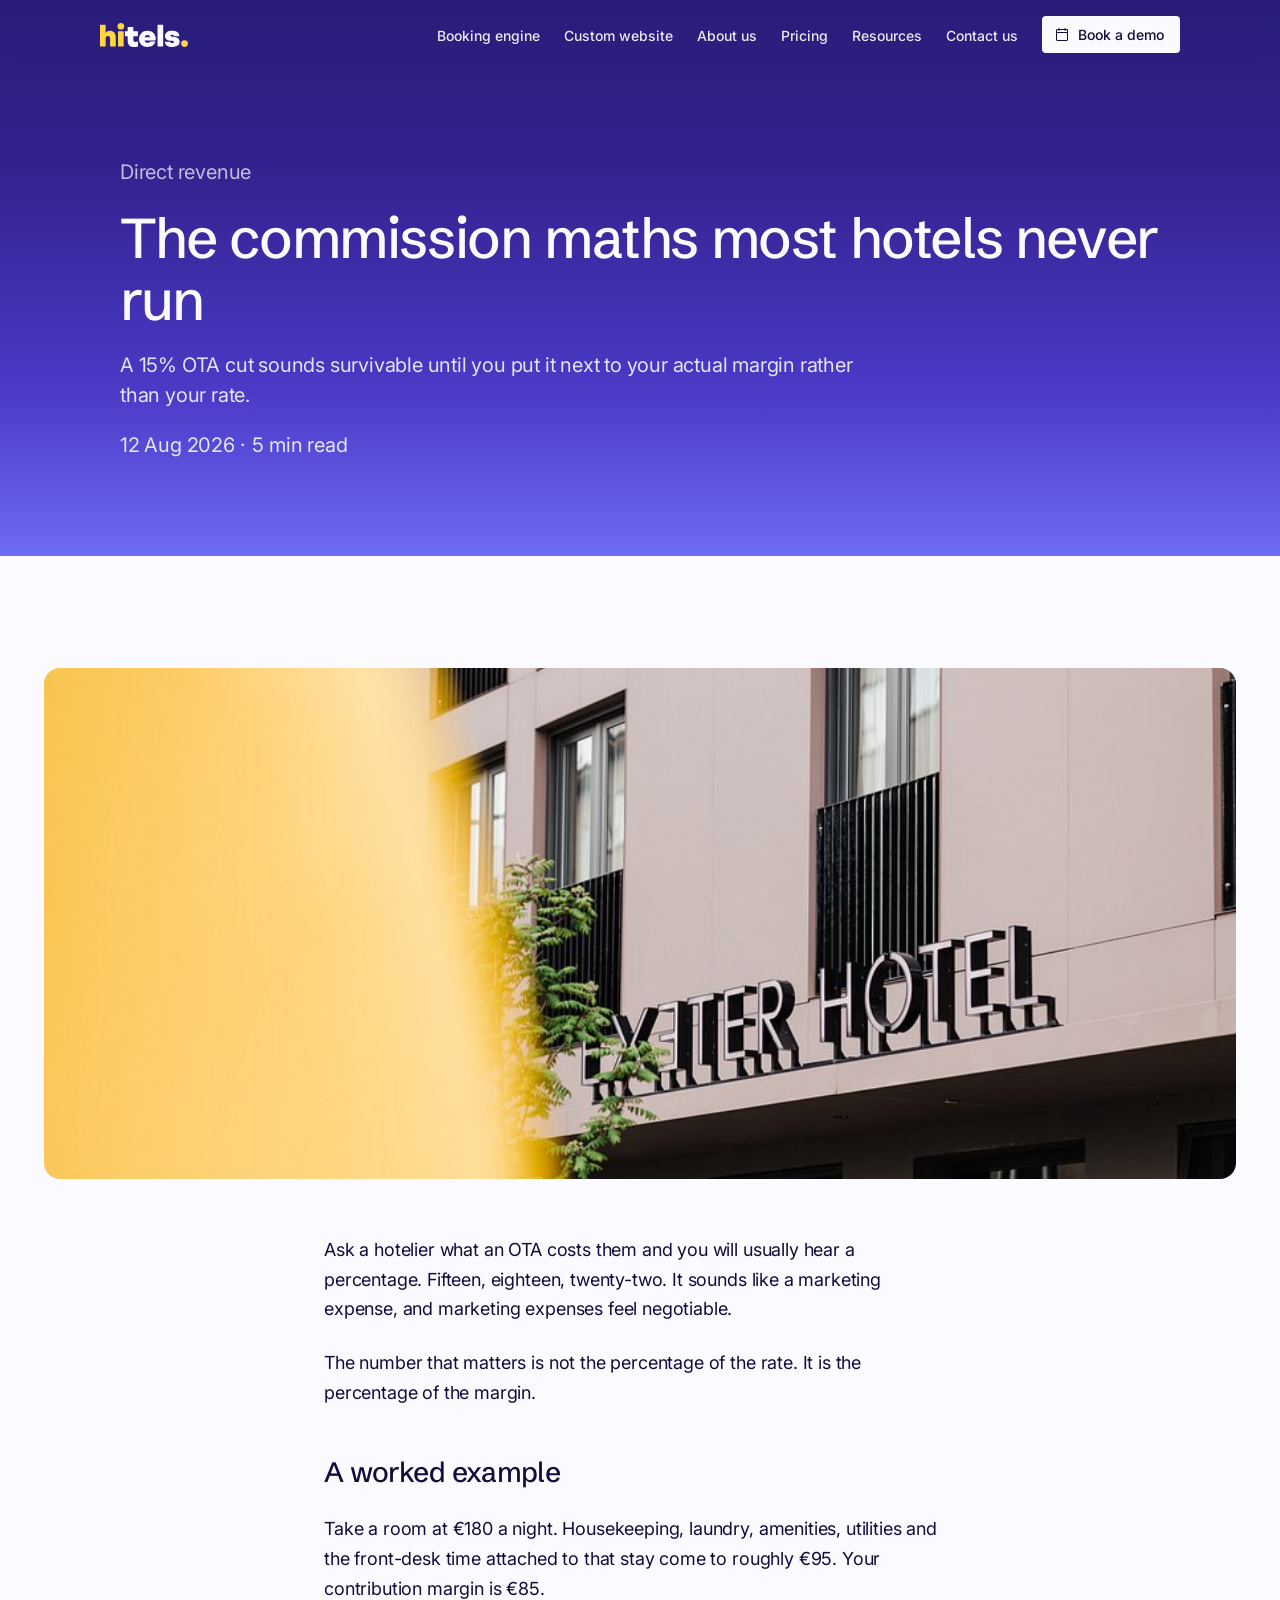
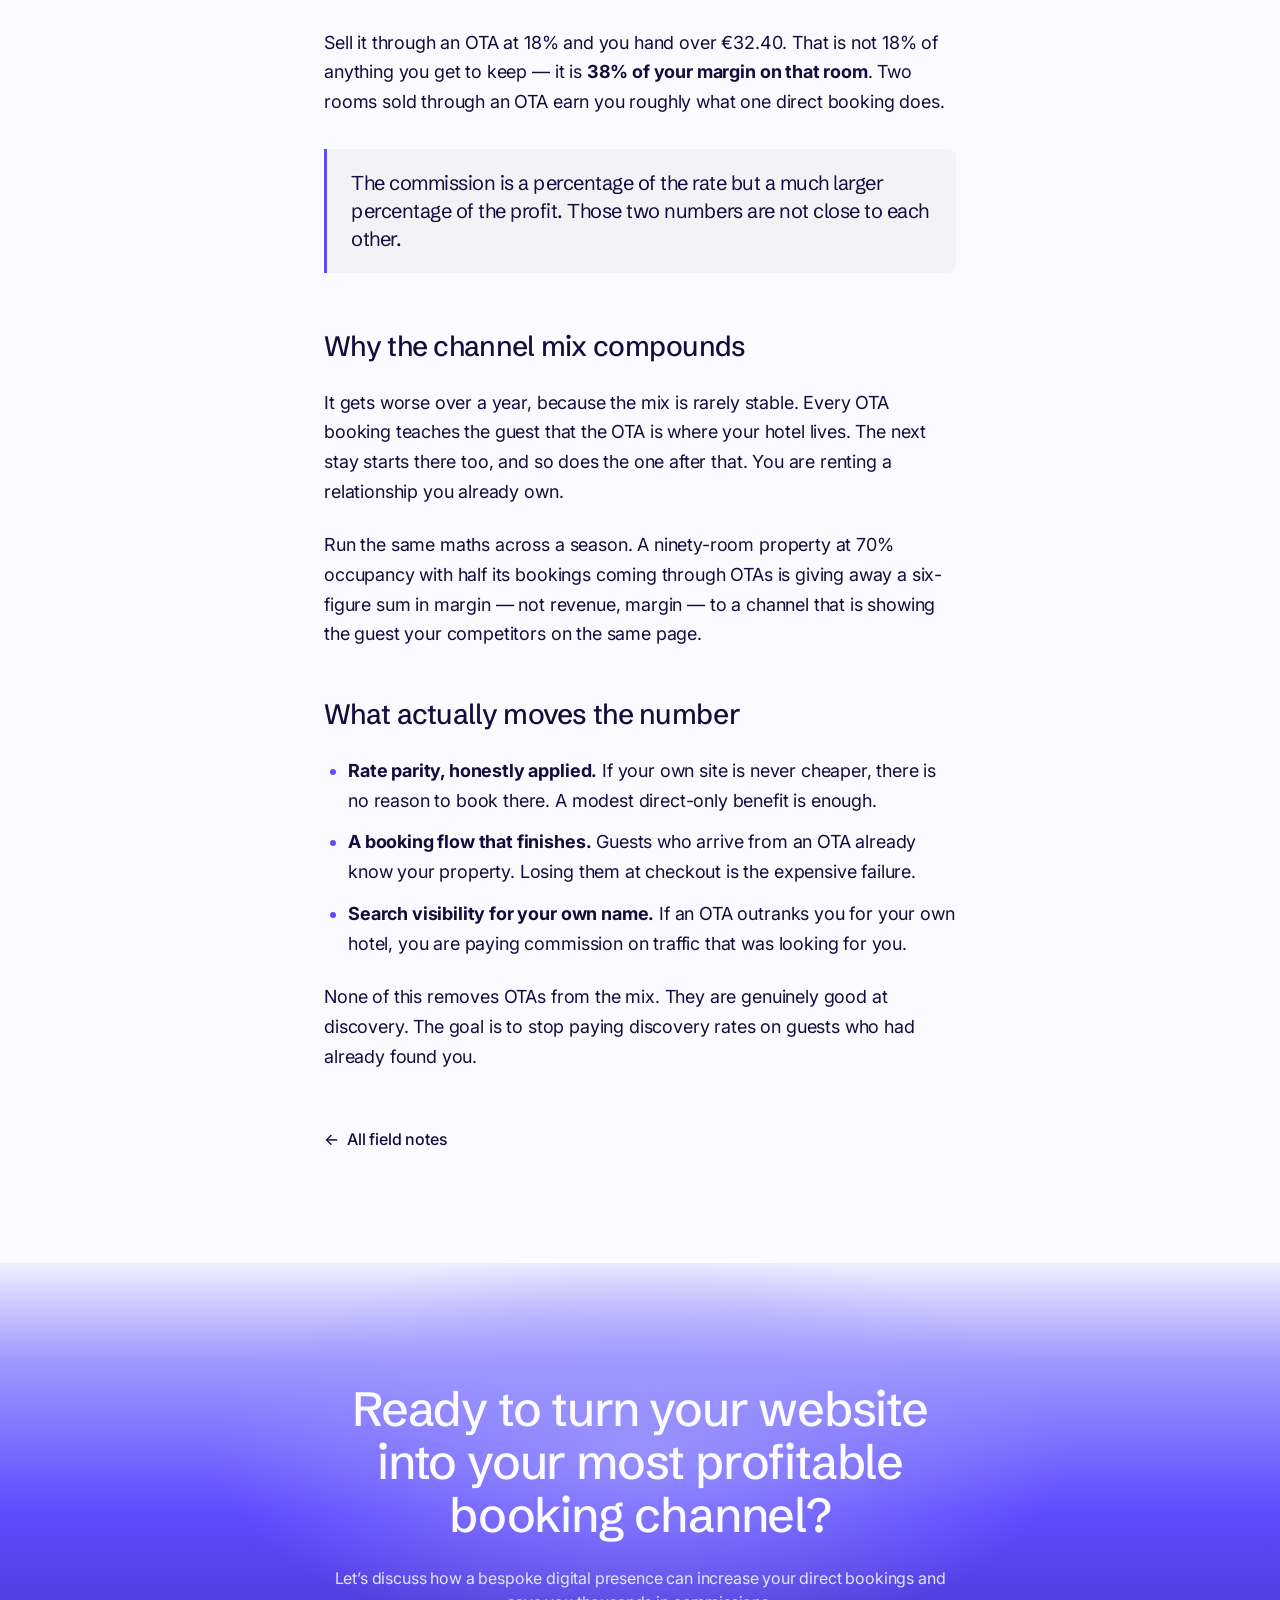
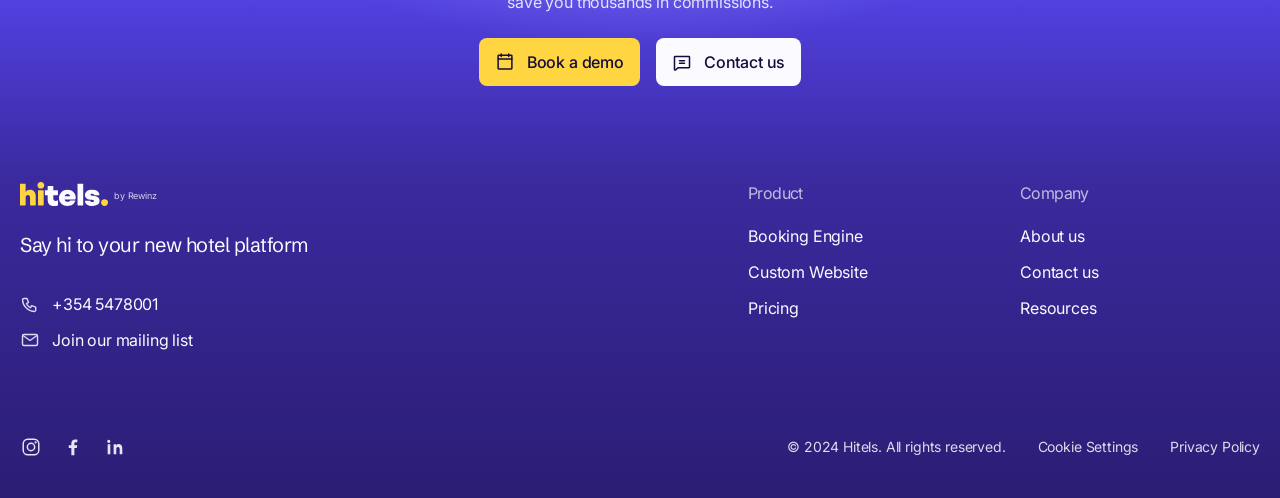
<file: blog/commission-maths.html>
<!doctype html>
<html lang="en">
<head>
<meta charset="utf-8">
<meta name="viewport" content="width=device-width, initial-scale=1">
<title>The commission maths most hotels never run — Hitels</title>
<meta name="description" content="A 15% OTA cut sounds survivable until you put it next to your actual margin rather than your rate.">
<meta name="robots" content="noindex, nofollow">
<link rel="preconnect" href="https://fonts.googleapis.com">
<link rel="preconnect" href="https://fonts.gstatic.com" crossorigin>
<link href="https://fonts.googleapis.com/css2?family=Inter:wght@400;500;600&family=Schibsted+Grotesk:wght@500;600;700&display=swap" rel="stylesheet">
<link rel="stylesheet" href="../styles.css">
</head>
<body>
<a class="skip-link" href="#main">Skip to content</a>

<header class="subhero">
  <nav class="nav" aria-label="Primary">
    <a class="nav__logo" href="../index.html" aria-label="Hitels — home">
      <img src="../assets/img/logo-hitels.svg" alt="" width="88" height="24">
    </a>
    <ul class="nav__links">
      <li><a href="../index.html#offerings">Booking engine</a></li>
      <li><a href="../index.html#offerings">Custom website</a></li>
      <li><a href="../index.html#benefits">About us</a></li>
      <li><a href="../index.html#pricing">Pricing</a></li>
      <li><a href="../blog.html" aria-current="page">Resources</a></li>
      <li><a href="../index.html#contact">Contact us</a></li>
    </ul>
    <a class="btn btn--white btn--sm nav__cta" href="../index.html#contact">
      <img src="../assets/img/icon-calendar-nav.svg" alt="" width="16" height="16">
      Book a demo
    </a>
    <button class="nav__toggle" type="button" aria-expanded="false" aria-controls="nav-links">
      <span class="visually-hidden">Menu</span>
      <span class="nav__burger" aria-hidden="true"></span>
    </button>
  </nav>

  <div class="subhero__inner">
    <p class="eyebrow">Direct revenue</p>
    <h1>The commission maths most hotels never run</h1>
    <p>A 15% OTA cut sounds survivable until you put it next to your actual margin rather than your rate.</p>
    <p class="post__meta post__meta--onDark"><span>12 Aug 2026</span><span>5 min read</span></p>
  </div>
</header>

<main id="main">
  <article class="section">
    <div class="article__hero">
      <img src="../assets/img/story-exeter.jpg" alt="Exeter Hotel exterior">
    </div>
    <div class="article">
      <div class="prose">
        <p>Ask a hotelier what an OTA costs them and you will usually hear a percentage. Fifteen, eighteen, twenty-two. It sounds like a marketing expense, and marketing expenses feel negotiable.</p>
        <p>The number that matters is not the percentage of the rate. It is the percentage of the margin.</p>
        <h2>A worked example</h2>
        <p>Take a room at &euro;180 a night. Housekeeping, laundry, amenities, utilities and the front-desk time attached to that stay come to roughly &euro;95. Your contribution margin is &euro;85.</p>
        <p>Sell it through an OTA at 18% and you hand over &euro;32.40. That is not 18% of anything you get to keep &mdash; it is <strong>38% of your margin on that room</strong>. Two rooms sold through an OTA earn you roughly what one direct booking does.</p>
        <blockquote>The commission is a percentage of the rate but a much larger percentage of the profit. Those two numbers are not close to each other.</blockquote>
        <h2>Why the channel mix compounds</h2>
        <p>It gets worse over a year, because the mix is rarely stable. Every OTA booking teaches the guest that the OTA is where your hotel lives. The next stay starts there too, and so does the one after that. You are renting a relationship you already own.</p>
        <p>Run the same maths across a season. A ninety-room property at 70% occupancy with half its bookings coming through OTAs is giving away a six-figure sum in margin &mdash; not revenue, margin &mdash; to a channel that is showing the guest your competitors on the same page.</p>
        <h2>What actually moves the number</h2>
        <ul>
          <li><strong>Rate parity, honestly applied.</strong> If your own site is never cheaper, there is no reason to book there. A modest direct-only benefit is enough.</li>
          <li><strong>A booking flow that finishes.</strong> Guests who arrive from an OTA already know your property. Losing them at checkout is the expensive failure.</li>
          <li><strong>Search visibility for your own name.</strong> If an OTA outranks you for your own hotel, you are paying commission on traffic that was looking for you.</li>
        </ul>
        <p>None of this removes OTAs from the mix. They are genuinely good at discovery. The goal is to stop paying discovery rates on guests who had already found you.</p>
      </div>
      <a class="article__back" href="../blog.html">All field notes</a>
    </div>
  </article>
</main>

<footer class="closer" id="contact">
  <div class="closer__glow" aria-hidden="true"></div>

  <div class="container closer__cta">
    <h2>Ready to turn your website into your most profitable booking channel?</h2>
    <p>Let&rsquo;s discuss how a bespoke digital presence can increase your direct bookings and save you thousands in commissions.</p>
    <div class="hero__actions hero__actions--center">
      <a class="btn btn--yellow" href="mailto:hi@hitels.is">
        <img src="../assets/img/icon-calendar.svg" alt="" width="20" height="20">
        Book a demo
      </a>
      <a class="btn btn--white" href="mailto:hi@hitels.is">
        <img src="../assets/img/icon-chat.svg" alt="" width="20" height="20">
        Contact us
      </a>
    </div>
  </div>

  <div class="container foot">
    <div class="foot__brand">
      <a class="foot__logo" href="../index.html" aria-label="Hitels — home">
        <img src="../assets/img/logo-hitels.svg" alt="" width="88" height="24">
        <small>by Rewinz</small>
      </a>
      <p class="foot__tag">Say hi to your new hotel platform</p>
      <ul class="foot__contact">
        <li>
          <svg viewBox="0 0 20 20" aria-hidden="true"><path d="M4 4.5h3l1.5 4-2 1.2a9 9 0 004 4l1.2-2 4 1.5v3A1.5 1.5 0 0114 17.5 12.5 12.5 0 012.5 6 1.5 1.5 0 014 4.5z" fill="none" stroke="currentColor" stroke-width="1.4" stroke-linejoin="round"/></svg>
          <a href="tel:+3545478001">+354 5478001</a>
        </li>
        <li>
          <svg viewBox="0 0 20 20" aria-hidden="true"><rect x="2.5" y="4.5" width="15" height="11" rx="1.5" fill="none" stroke="currentColor" stroke-width="1.4"/><path d="M3 5.5l7 5 7-5" fill="none" stroke="currentColor" stroke-width="1.4" stroke-linejoin="round"/></svg>
          <a href="mailto:hi@hitels.is">Join our mailing list</a>
        </li>
      </ul>
    </div>

    <nav class="foot__col" aria-label="Product">
      <h3>Product</h3>
      <ul>
        <li><a href="../index.html#offerings">Booking Engine</a></li>
        <li><a href="../index.html#offerings">Custom Website</a></li>
        <li><a href="../index.html#pricing">Pricing</a></li>
      </ul>
    </nav>

    <nav class="foot__col" aria-label="Company">
      <h3>Company</h3>
      <ul>
        <li><a href="../index.html#benefits">About us</a></li>
        <li><a href="../index.html#contact">Contact us</a></li>
        <li><a href="../blog.html">Resources</a></li>
      </ul>
    </nav>
  </div>

  <div class="container foot__bar">
    <ul class="foot__social">
      <li><a href="#" aria-label="Instagram"><svg viewBox="0 0 24 24"><rect x="3.5" y="3.5" width="17" height="17" rx="5" fill="none" stroke="currentColor" stroke-width="1.6"/><circle cx="12" cy="12" r="4" fill="none" stroke="currentColor" stroke-width="1.6"/><circle cx="17" cy="7" r="1.2" fill="currentColor"/></svg></a></li>
      <li><a href="#" aria-label="Facebook"><svg viewBox="0 0 24 24"><path d="M13.5 21v-8h2.7l.4-3h-3.1V8.2c0-.9.3-1.5 1.5-1.5h1.7V4c-.3 0-1.3-.1-2.4-.1-2.4 0-4.1 1.5-4.1 4.2V10H7.4v3h2.8v8z" fill="currentColor"/></svg></a></li>
      <li><a href="#" aria-label="LinkedIn"><svg viewBox="0 0 24 24"><path d="M6.9 20H4V9h2.9zM5.4 7.6A1.7 1.7 0 116.9 6a1.6 1.6 0 01-1.5 1.6zM20 20h-2.9v-5.6c0-1.5-.5-2.5-1.8-2.5a2 2 0 00-1.8 1.3 2.4 2.4 0 00-.1.9V20h-2.9V9h2.9v1.3a2.9 2.9 0 012.6-1.5c1.9 0 3.9 1.2 3.9 4.2z" fill="currentColor"/></svg></a></li>
    </ul>
    <p class="foot__copy">&copy; 2024 Hitels. All rights reserved.</p>
    <ul class="foot__legal">
      <li><a href="#">Cookie Settings</a></li>
      <li><a href="#">Privacy Policy</a></li>
    </ul>
  </div>
</footer>

<script src="../main.js"></script>
</body>
</html>
</file>
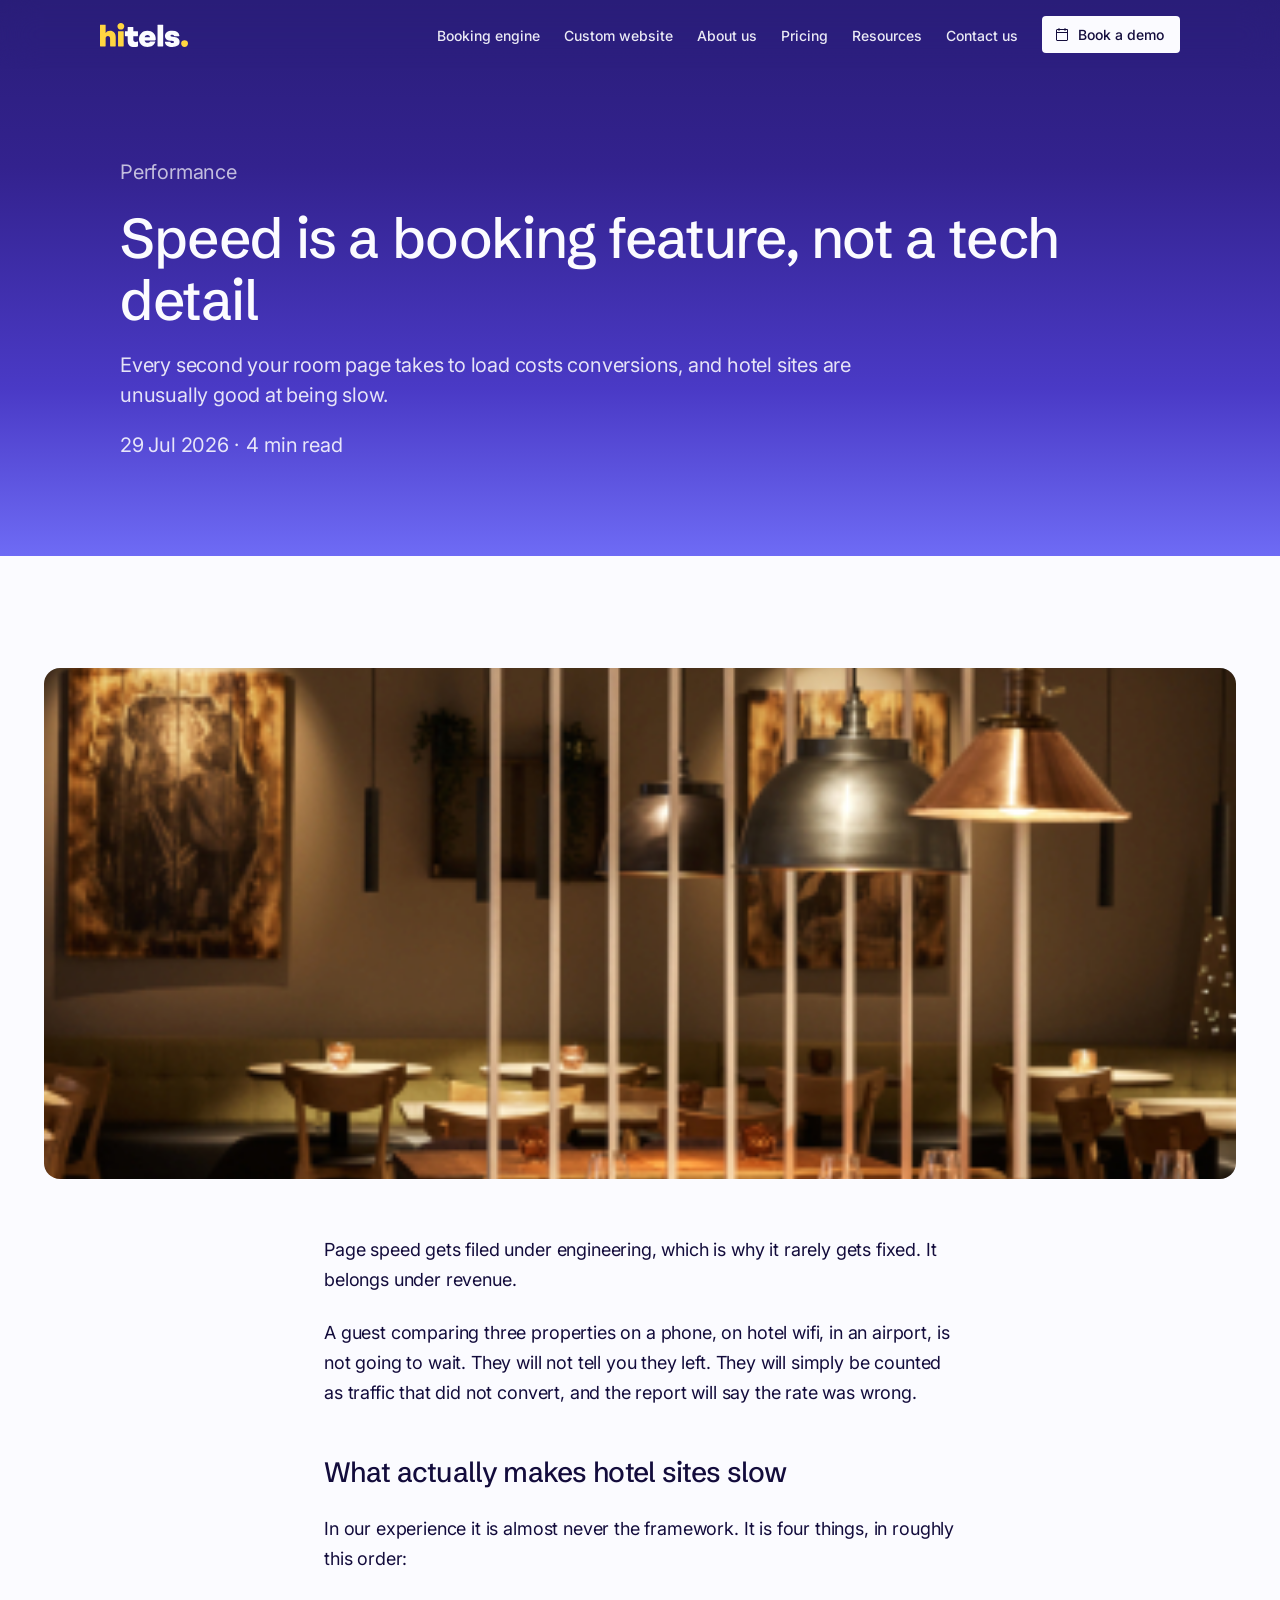
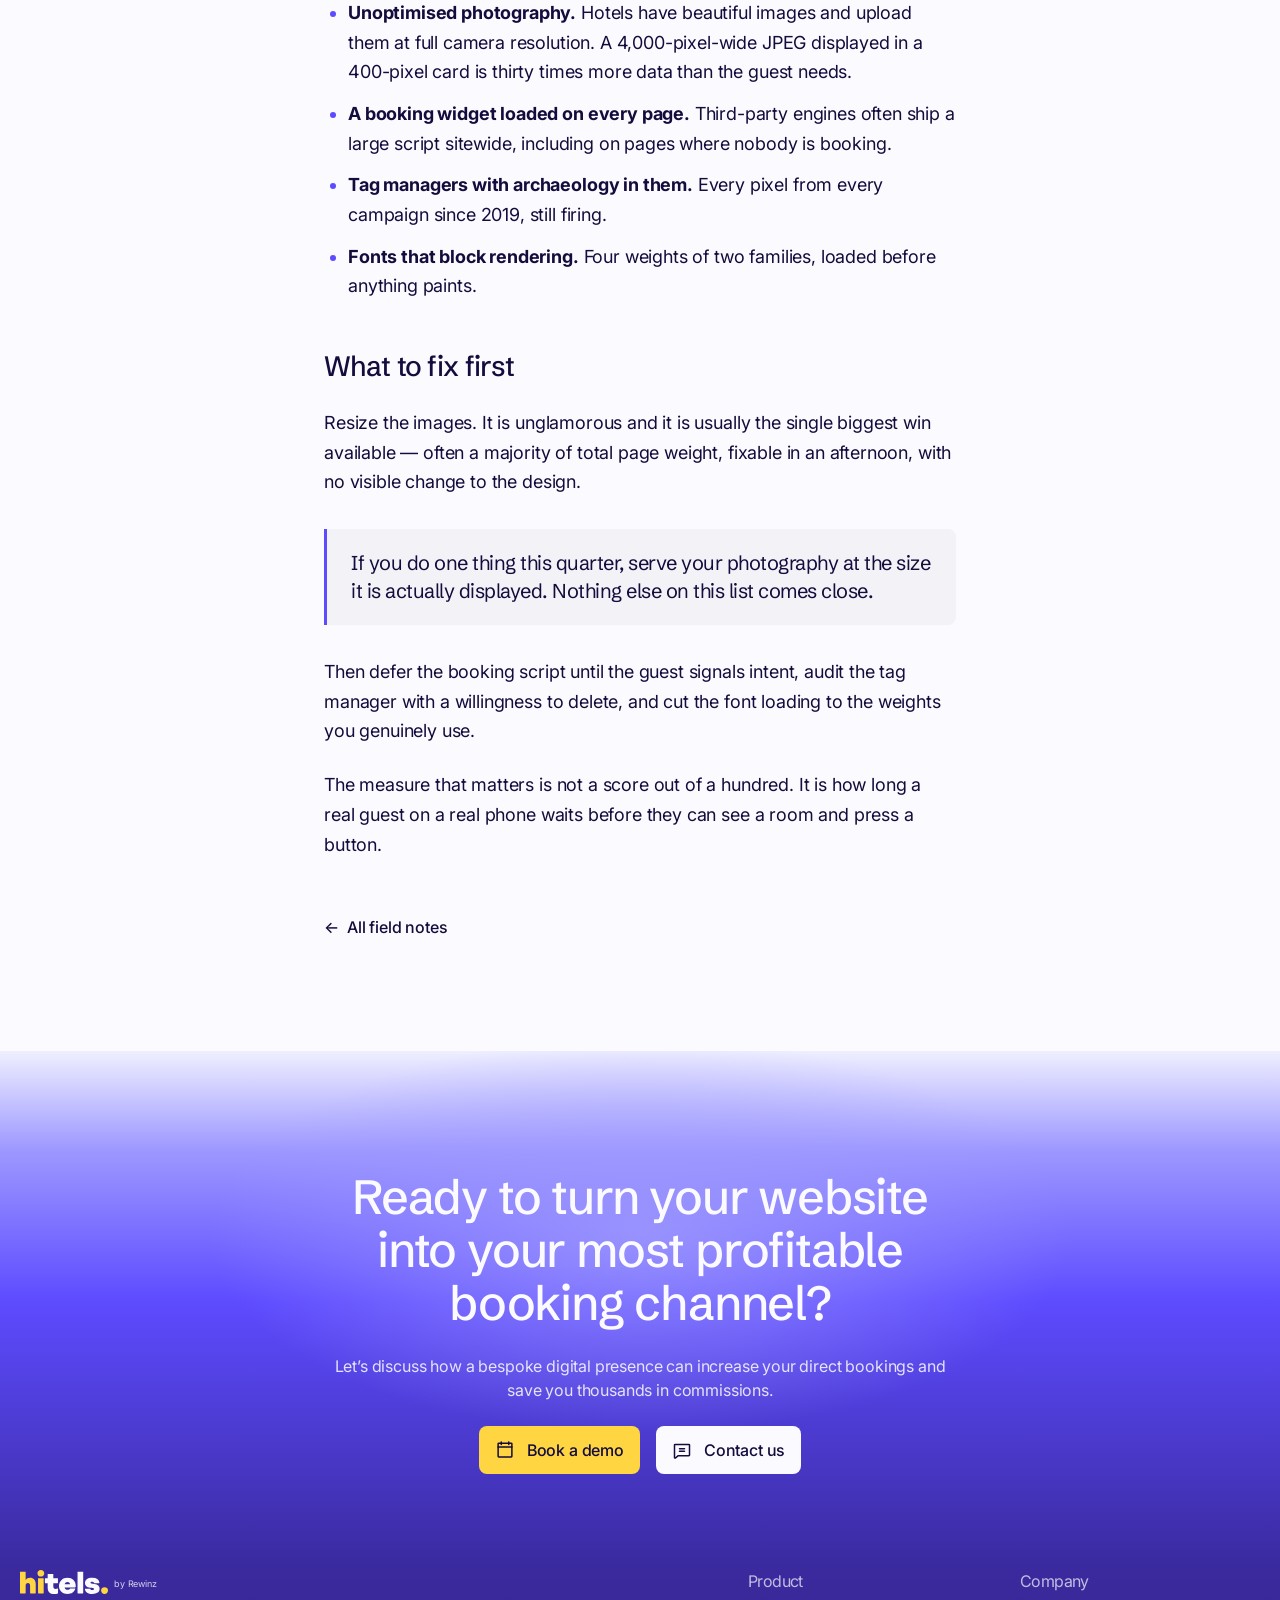
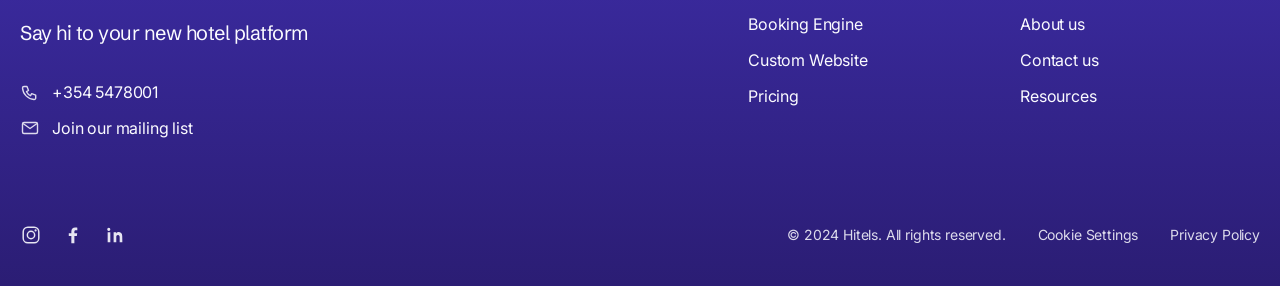
<file: blog/speed-is-a-feature.html>
<!doctype html>
<html lang="en">
<head>
<meta charset="utf-8">
<meta name="viewport" content="width=device-width, initial-scale=1">
<title>Speed is a booking feature, not a tech detail — Hitels</title>
<meta name="description" content="Every second your room page takes to load costs conversions, and hotel sites are unusually good at being slow.">
<meta name="robots" content="noindex, nofollow">
<link rel="preconnect" href="https://fonts.googleapis.com">
<link rel="preconnect" href="https://fonts.gstatic.com" crossorigin>
<link href="https://fonts.googleapis.com/css2?family=Inter:wght@400;500;600&family=Schibsted+Grotesk:wght@500;600;700&display=swap" rel="stylesheet">
<link rel="stylesheet" href="../styles.css">
</head>
<body>
<a class="skip-link" href="#main">Skip to content</a>

<header class="subhero">
  <nav class="nav" aria-label="Primary">
    <a class="nav__logo" href="../index.html" aria-label="Hitels — home">
      <img src="../assets/img/logo-hitels.svg" alt="" width="88" height="24">
    </a>
    <ul class="nav__links">
      <li><a href="../index.html#offerings">Booking engine</a></li>
      <li><a href="../index.html#offerings">Custom website</a></li>
      <li><a href="../index.html#benefits">About us</a></li>
      <li><a href="../index.html#pricing">Pricing</a></li>
      <li><a href="../blog.html" aria-current="page">Resources</a></li>
      <li><a href="../index.html#contact">Contact us</a></li>
    </ul>
    <a class="btn btn--white btn--sm nav__cta" href="../index.html#contact">
      <img src="../assets/img/icon-calendar-nav.svg" alt="" width="16" height="16">
      Book a demo
    </a>
    <button class="nav__toggle" type="button" aria-expanded="false" aria-controls="nav-links">
      <span class="visually-hidden">Menu</span>
      <span class="nav__burger" aria-hidden="true"></span>
    </button>
  </nav>

  <div class="subhero__inner">
    <p class="eyebrow">Performance</p>
    <h1>Speed is a booking feature, not a tech detail</h1>
    <p>Every second your room page takes to load costs conversions, and hotel sites are unusually good at being slow.</p>
    <p class="post__meta post__meta--onDark"><span>29 Jul 2026</span><span>4 min read</span></p>
  </div>
</header>

<main id="main">
  <article class="section">
    <div class="article__hero">
      <img src="../assets/img/lobby.jpg" alt="A hotel lobby at night">
    </div>
    <div class="article">
      <div class="prose">
        <p>Page speed gets filed under engineering, which is why it rarely gets fixed. It belongs under revenue.</p>
        <p>A guest comparing three properties on a phone, on hotel wifi, in an airport, is not going to wait. They will not tell you they left. They will simply be counted as traffic that did not convert, and the report will say the rate was wrong.</p>
        <h2>What actually makes hotel sites slow</h2>
        <p>In our experience it is almost never the framework. It is four things, in roughly this order:</p>
        <ul>
          <li><strong>Unoptimised photography.</strong> Hotels have beautiful images and upload them at full camera resolution. A 4,000-pixel-wide JPEG displayed in a 400-pixel card is thirty times more data than the guest needs.</li>
          <li><strong>A booking widget loaded on every page.</strong> Third-party engines often ship a large script sitewide, including on pages where nobody is booking.</li>
          <li><strong>Tag managers with archaeology in them.</strong> Every pixel from every campaign since 2019, still firing.</li>
          <li><strong>Fonts that block rendering.</strong> Four weights of two families, loaded before anything paints.</li>
        </ul>
        <h2>What to fix first</h2>
        <p>Resize the images. It is unglamorous and it is usually the single biggest win available &mdash; often a majority of total page weight, fixable in an afternoon, with no visible change to the design.</p>
        <blockquote>If you do one thing this quarter, serve your photography at the size it is actually displayed. Nothing else on this list comes close.</blockquote>
        <p>Then defer the booking script until the guest signals intent, audit the tag manager with a willingness to delete, and cut the font loading to the weights you genuinely use.</p>
        <p>The measure that matters is not a score out of a hundred. It is how long a real guest on a real phone waits before they can see a room and press a button.</p>
      </div>
      <a class="article__back" href="../blog.html">All field notes</a>
    </div>
  </article>
</main>

<footer class="closer" id="contact">
  <div class="closer__glow" aria-hidden="true"></div>

  <div class="container closer__cta">
    <h2>Ready to turn your website into your most profitable booking channel?</h2>
    <p>Let&rsquo;s discuss how a bespoke digital presence can increase your direct bookings and save you thousands in commissions.</p>
    <div class="hero__actions hero__actions--center">
      <a class="btn btn--yellow" href="mailto:hi@hitels.is">
        <img src="../assets/img/icon-calendar.svg" alt="" width="20" height="20">
        Book a demo
      </a>
      <a class="btn btn--white" href="mailto:hi@hitels.is">
        <img src="../assets/img/icon-chat.svg" alt="" width="20" height="20">
        Contact us
      </a>
    </div>
  </div>

  <div class="container foot">
    <div class="foot__brand">
      <a class="foot__logo" href="../index.html" aria-label="Hitels — home">
        <img src="../assets/img/logo-hitels.svg" alt="" width="88" height="24">
        <small>by Rewinz</small>
      </a>
      <p class="foot__tag">Say hi to your new hotel platform</p>
      <ul class="foot__contact">
        <li>
          <svg viewBox="0 0 20 20" aria-hidden="true"><path d="M4 4.5h3l1.5 4-2 1.2a9 9 0 004 4l1.2-2 4 1.5v3A1.5 1.5 0 0114 17.5 12.5 12.5 0 012.5 6 1.5 1.5 0 014 4.5z" fill="none" stroke="currentColor" stroke-width="1.4" stroke-linejoin="round"/></svg>
          <a href="tel:+3545478001">+354 5478001</a>
        </li>
        <li>
          <svg viewBox="0 0 20 20" aria-hidden="true"><rect x="2.5" y="4.5" width="15" height="11" rx="1.5" fill="none" stroke="currentColor" stroke-width="1.4"/><path d="M3 5.5l7 5 7-5" fill="none" stroke="currentColor" stroke-width="1.4" stroke-linejoin="round"/></svg>
          <a href="mailto:hi@hitels.is">Join our mailing list</a>
        </li>
      </ul>
    </div>

    <nav class="foot__col" aria-label="Product">
      <h3>Product</h3>
      <ul>
        <li><a href="../index.html#offerings">Booking Engine</a></li>
        <li><a href="../index.html#offerings">Custom Website</a></li>
        <li><a href="../index.html#pricing">Pricing</a></li>
      </ul>
    </nav>

    <nav class="foot__col" aria-label="Company">
      <h3>Company</h3>
      <ul>
        <li><a href="../index.html#benefits">About us</a></li>
        <li><a href="../index.html#contact">Contact us</a></li>
        <li><a href="../blog.html">Resources</a></li>
      </ul>
    </nav>
  </div>

  <div class="container foot__bar">
    <ul class="foot__social">
      <li><a href="#" aria-label="Instagram"><svg viewBox="0 0 24 24"><rect x="3.5" y="3.5" width="17" height="17" rx="5" fill="none" stroke="currentColor" stroke-width="1.6"/><circle cx="12" cy="12" r="4" fill="none" stroke="currentColor" stroke-width="1.6"/><circle cx="17" cy="7" r="1.2" fill="currentColor"/></svg></a></li>
      <li><a href="#" aria-label="Facebook"><svg viewBox="0 0 24 24"><path d="M13.5 21v-8h2.7l.4-3h-3.1V8.2c0-.9.3-1.5 1.5-1.5h1.7V4c-.3 0-1.3-.1-2.4-.1-2.4 0-4.1 1.5-4.1 4.2V10H7.4v3h2.8v8z" fill="currentColor"/></svg></a></li>
      <li><a href="#" aria-label="LinkedIn"><svg viewBox="0 0 24 24"><path d="M6.9 20H4V9h2.9zM5.4 7.6A1.7 1.7 0 116.9 6a1.6 1.6 0 01-1.5 1.6zM20 20h-2.9v-5.6c0-1.5-.5-2.5-1.8-2.5a2 2 0 00-1.8 1.3 2.4 2.4 0 00-.1.9V20h-2.9V9h2.9v1.3a2.9 2.9 0 012.6-1.5c1.9 0 3.9 1.2 3.9 4.2z" fill="currentColor"/></svg></a></li>
    </ul>
    <p class="foot__copy">&copy; 2024 Hitels. All rights reserved.</p>
    <ul class="foot__legal">
      <li><a href="#">Cookie Settings</a></li>
      <li><a href="#">Privacy Policy</a></li>
    </ul>
  </div>
</footer>

<script src="../main.js"></script>
</body>
</html>
</file>
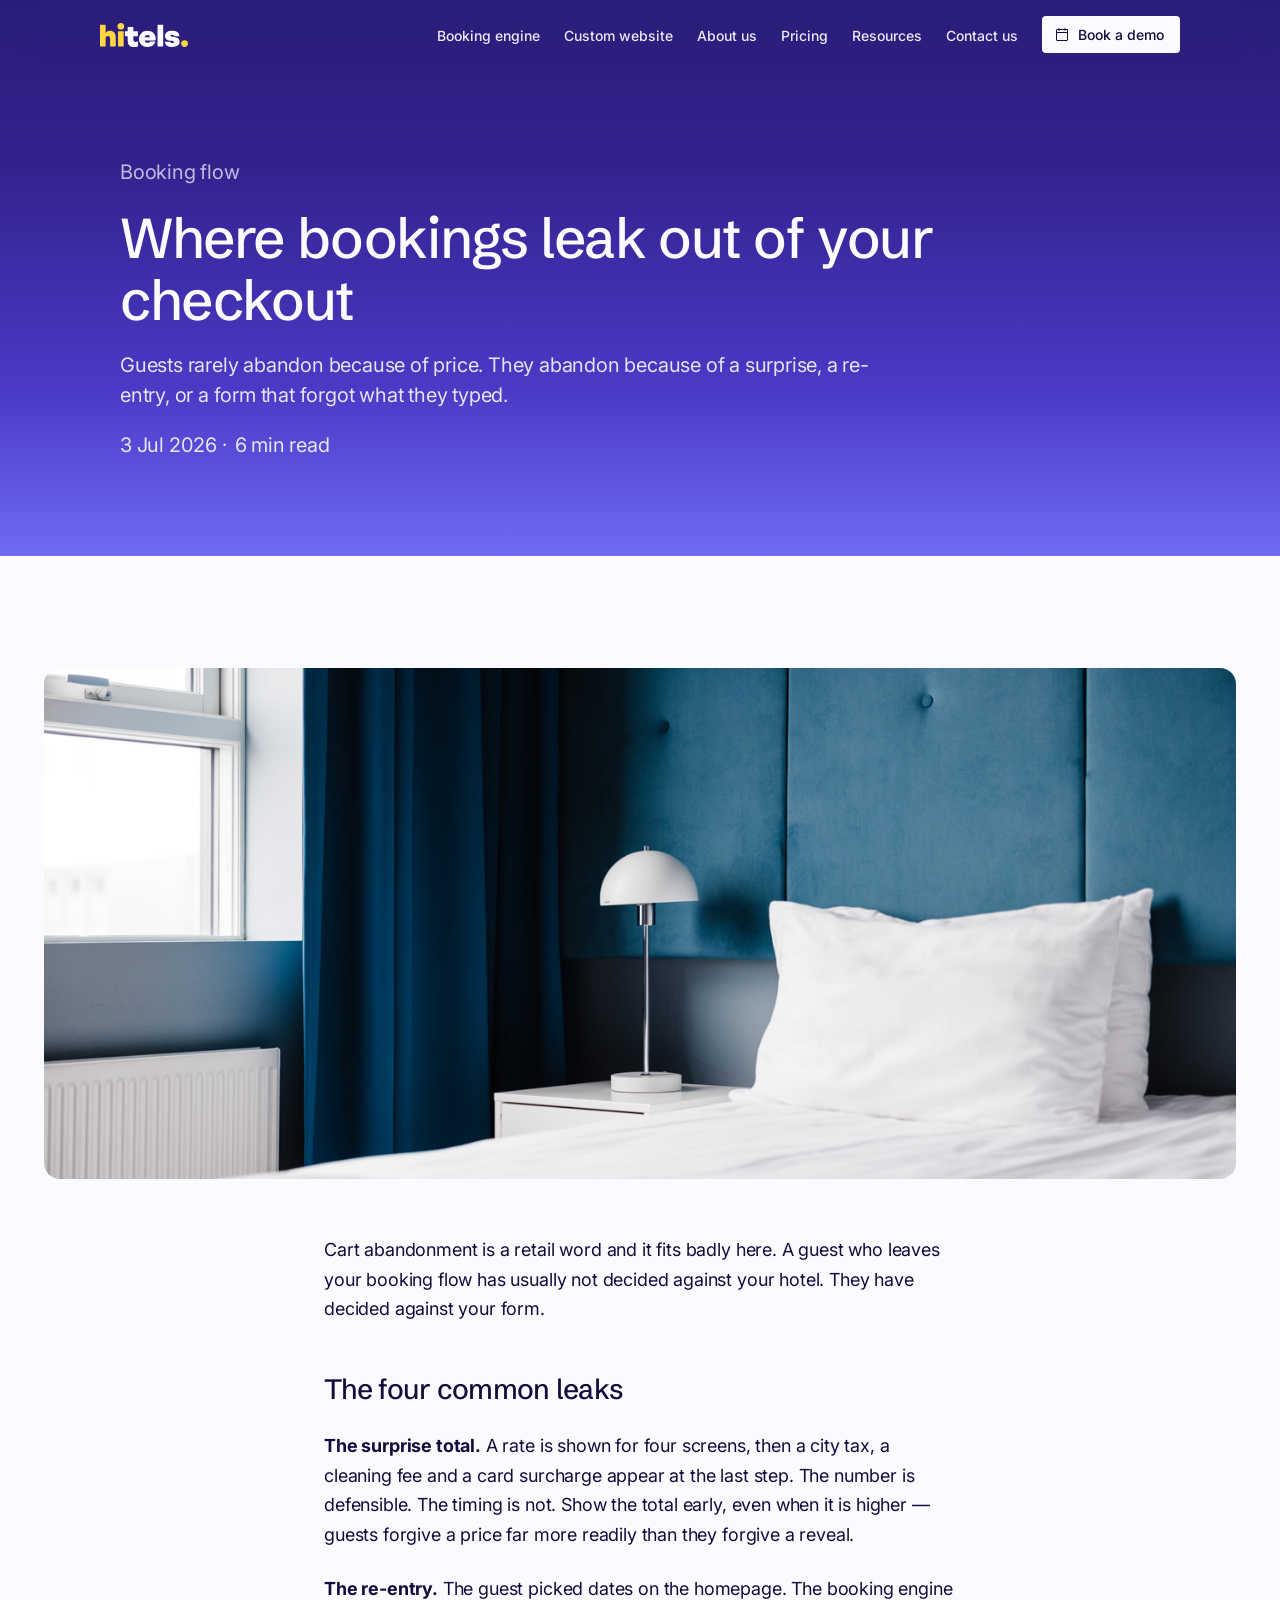
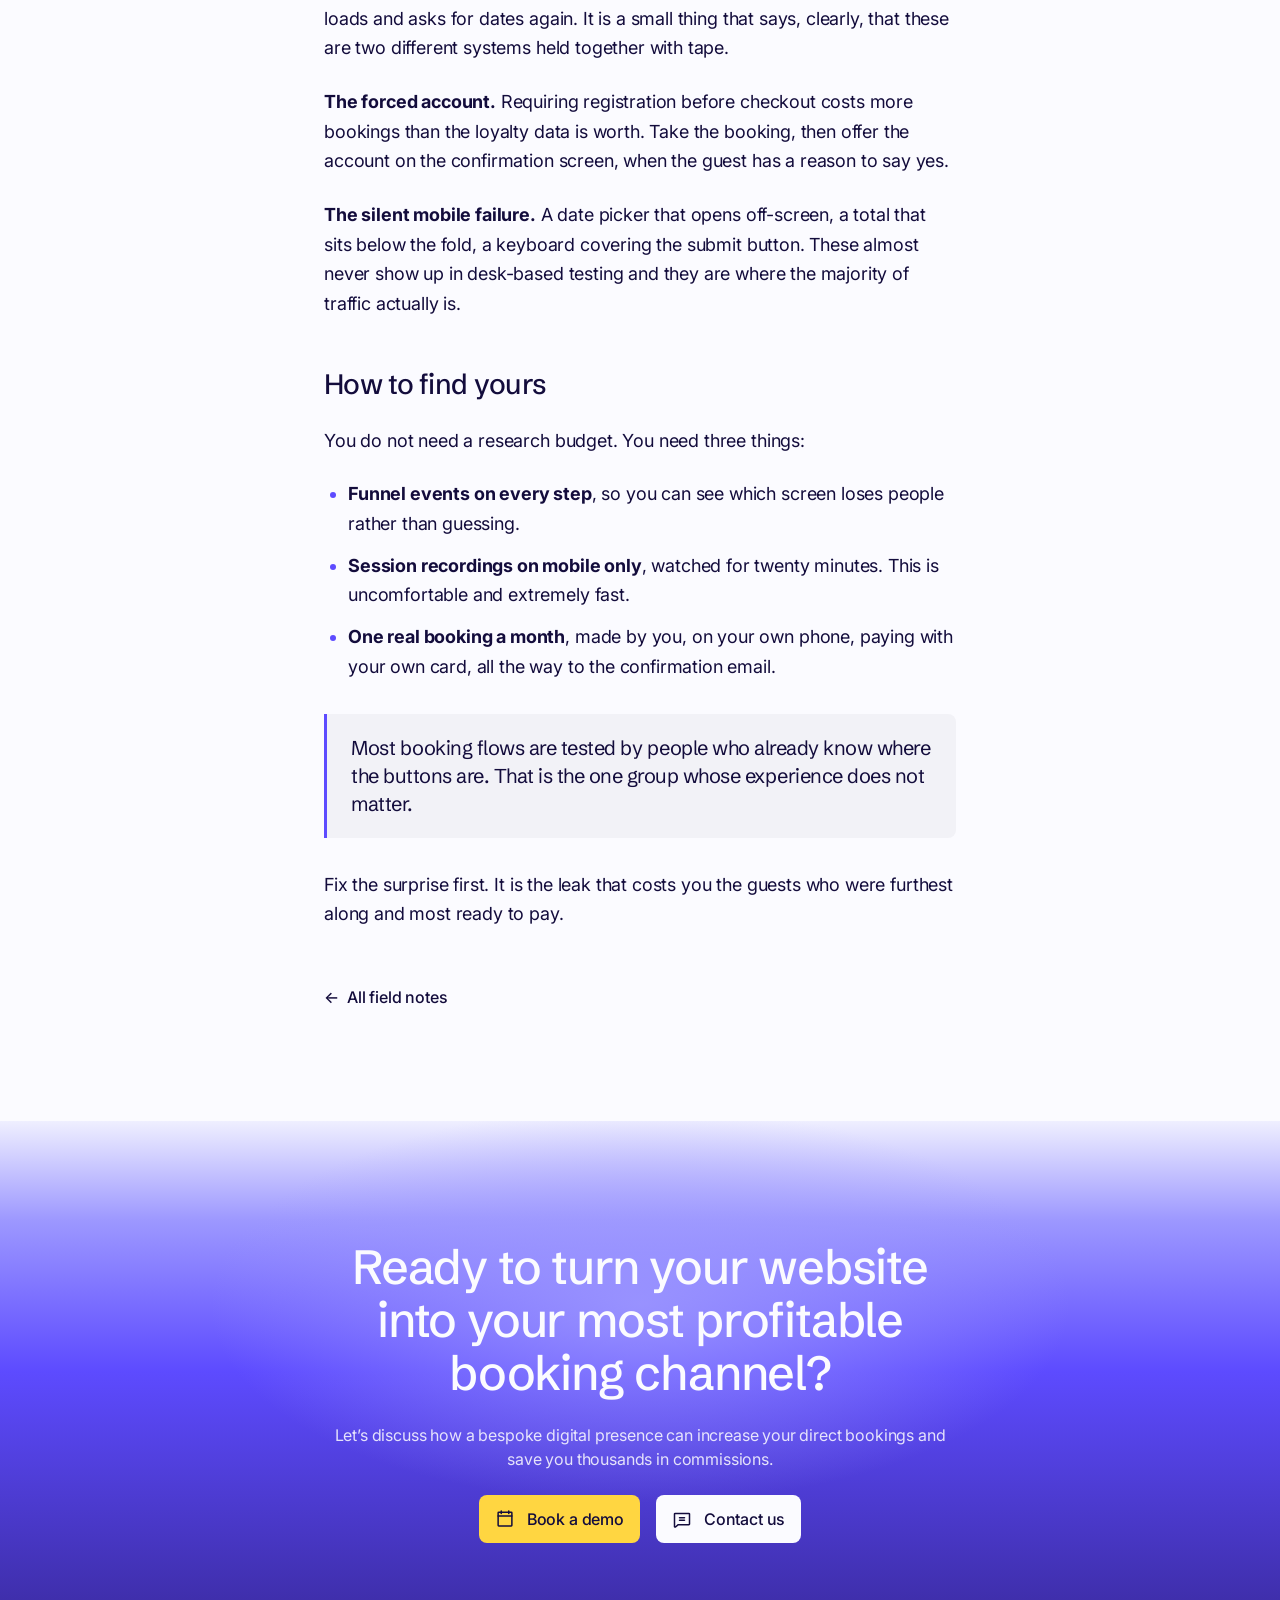
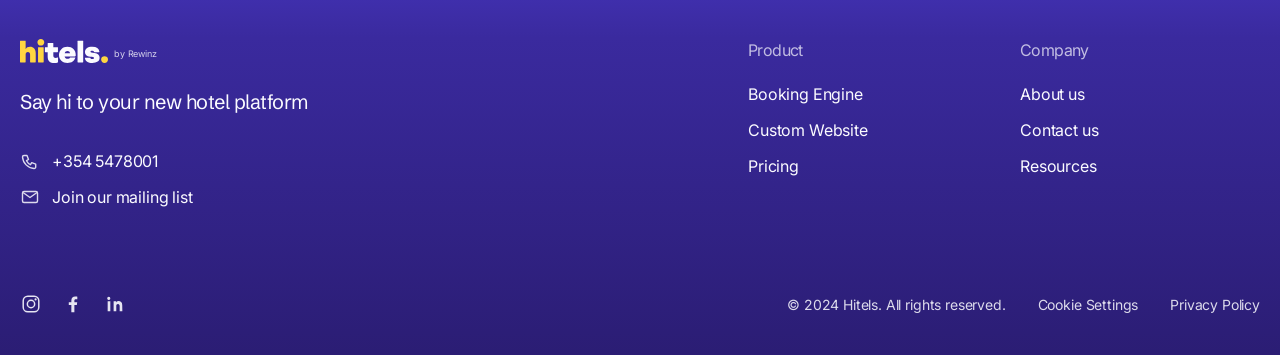
<file: blog/where-bookings-leak.html>
<!doctype html>
<html lang="en">
<head>
<meta charset="utf-8">
<meta name="viewport" content="width=device-width, initial-scale=1">
<title>Where bookings leak out of your checkout — Hitels</title>
<meta name="description" content="Guests rarely abandon because of price. They abandon because of a surprise, a re-entry, or a form that forgot what they typed.">
<meta name="robots" content="noindex, nofollow">
<link rel="preconnect" href="https://fonts.googleapis.com">
<link rel="preconnect" href="https://fonts.gstatic.com" crossorigin>
<link href="https://fonts.googleapis.com/css2?family=Inter:wght@400;500;600&family=Schibsted+Grotesk:wght@500;600;700&display=swap" rel="stylesheet">
<link rel="stylesheet" href="../styles.css">
</head>
<body>
<a class="skip-link" href="#main">Skip to content</a>

<header class="subhero">
  <nav class="nav" aria-label="Primary">
    <a class="nav__logo" href="../index.html" aria-label="Hitels — home">
      <img src="../assets/img/logo-hitels.svg" alt="" width="88" height="24">
    </a>
    <ul class="nav__links">
      <li><a href="../index.html#offerings">Booking engine</a></li>
      <li><a href="../index.html#offerings">Custom website</a></li>
      <li><a href="../index.html#benefits">About us</a></li>
      <li><a href="../index.html#pricing">Pricing</a></li>
      <li><a href="../blog.html" aria-current="page">Resources</a></li>
      <li><a href="../index.html#contact">Contact us</a></li>
    </ul>
    <a class="btn btn--white btn--sm nav__cta" href="../index.html#contact">
      <img src="../assets/img/icon-calendar-nav.svg" alt="" width="16" height="16">
      Book a demo
    </a>
    <button class="nav__toggle" type="button" aria-expanded="false" aria-controls="nav-links">
      <span class="visually-hidden">Menu</span>
      <span class="nav__burger" aria-hidden="true"></span>
    </button>
  </nav>

  <div class="subhero__inner">
    <p class="eyebrow">Booking flow</p>
    <h1>Where bookings leak out of your checkout</h1>
    <p>Guests rarely abandon because of price. They abandon because of a surprise, a re-entry, or a form that forgot what they typed.</p>
    <p class="post__meta post__meta--onDark"><span>3 Jul 2026</span><span>6 min read</span></p>
  </div>
</header>

<main id="main">
  <article class="section">
    <div class="article__hero">
      <img src="../assets/img/story-oddsson.jpg" alt="An Oddsson guest room">
    </div>
    <div class="article">
      <div class="prose">
        <p>Cart abandonment is a retail word and it fits badly here. A guest who leaves your booking flow has usually not decided against your hotel. They have decided against your form.</p>
        <h2>The four common leaks</h2>
        <p><strong>The surprise total.</strong> A rate is shown for four screens, then a city tax, a cleaning fee and a card surcharge appear at the last step. The number is defensible. The timing is not. Show the total early, even when it is higher &mdash; guests forgive a price far more readily than they forgive a reveal.</p>
        <p><strong>The re-entry.</strong> The guest picked dates on the homepage. The booking engine loads and asks for dates again. It is a small thing that says, clearly, that these are two different systems held together with tape.</p>
        <p><strong>The forced account.</strong> Requiring registration before checkout costs more bookings than the loyalty data is worth. Take the booking, then offer the account on the confirmation screen, when the guest has a reason to say yes.</p>
        <p><strong>The silent mobile failure.</strong> A date picker that opens off-screen, a total that sits below the fold, a keyboard covering the submit button. These almost never show up in desk-based testing and they are where the majority of traffic actually is.</p>
        <h2>How to find yours</h2>
        <p>You do not need a research budget. You need three things:</p>
        <ul>
          <li><strong>Funnel events on every step</strong>, so you can see which screen loses people rather than guessing.</li>
          <li><strong>Session recordings on mobile only</strong>, watched for twenty minutes. This is uncomfortable and extremely fast.</li>
          <li><strong>One real booking a month</strong>, made by you, on your own phone, paying with your own card, all the way to the confirmation email.</li>
        </ul>
        <blockquote>Most booking flows are tested by people who already know where the buttons are. That is the one group whose experience does not matter.</blockquote>
        <p>Fix the surprise first. It is the leak that costs you the guests who were furthest along and most ready to pay.</p>
      </div>
      <a class="article__back" href="../blog.html">All field notes</a>
    </div>
  </article>
</main>

<footer class="closer" id="contact">
  <div class="closer__glow" aria-hidden="true"></div>

  <div class="container closer__cta">
    <h2>Ready to turn your website into your most profitable booking channel?</h2>
    <p>Let&rsquo;s discuss how a bespoke digital presence can increase your direct bookings and save you thousands in commissions.</p>
    <div class="hero__actions hero__actions--center">
      <a class="btn btn--yellow" href="mailto:hi@hitels.is">
        <img src="../assets/img/icon-calendar.svg" alt="" width="20" height="20">
        Book a demo
      </a>
      <a class="btn btn--white" href="mailto:hi@hitels.is">
        <img src="../assets/img/icon-chat.svg" alt="" width="20" height="20">
        Contact us
      </a>
    </div>
  </div>

  <div class="container foot">
    <div class="foot__brand">
      <a class="foot__logo" href="../index.html" aria-label="Hitels — home">
        <img src="../assets/img/logo-hitels.svg" alt="" width="88" height="24">
        <small>by Rewinz</small>
      </a>
      <p class="foot__tag">Say hi to your new hotel platform</p>
      <ul class="foot__contact">
        <li>
          <svg viewBox="0 0 20 20" aria-hidden="true"><path d="M4 4.5h3l1.5 4-2 1.2a9 9 0 004 4l1.2-2 4 1.5v3A1.5 1.5 0 0114 17.5 12.5 12.5 0 012.5 6 1.5 1.5 0 014 4.5z" fill="none" stroke="currentColor" stroke-width="1.4" stroke-linejoin="round"/></svg>
          <a href="tel:+3545478001">+354 5478001</a>
        </li>
        <li>
          <svg viewBox="0 0 20 20" aria-hidden="true"><rect x="2.5" y="4.5" width="15" height="11" rx="1.5" fill="none" stroke="currentColor" stroke-width="1.4"/><path d="M3 5.5l7 5 7-5" fill="none" stroke="currentColor" stroke-width="1.4" stroke-linejoin="round"/></svg>
          <a href="mailto:hi@hitels.is">Join our mailing list</a>
        </li>
      </ul>
    </div>

    <nav class="foot__col" aria-label="Product">
      <h3>Product</h3>
      <ul>
        <li><a href="../index.html#offerings">Booking Engine</a></li>
        <li><a href="../index.html#offerings">Custom Website</a></li>
        <li><a href="../index.html#pricing">Pricing</a></li>
      </ul>
    </nav>

    <nav class="foot__col" aria-label="Company">
      <h3>Company</h3>
      <ul>
        <li><a href="../index.html#benefits">About us</a></li>
        <li><a href="../index.html#contact">Contact us</a></li>
        <li><a href="../blog.html">Resources</a></li>
      </ul>
    </nav>
  </div>

  <div class="container foot__bar">
    <ul class="foot__social">
      <li><a href="#" aria-label="Instagram"><svg viewBox="0 0 24 24"><rect x="3.5" y="3.5" width="17" height="17" rx="5" fill="none" stroke="currentColor" stroke-width="1.6"/><circle cx="12" cy="12" r="4" fill="none" stroke="currentColor" stroke-width="1.6"/><circle cx="17" cy="7" r="1.2" fill="currentColor"/></svg></a></li>
      <li><a href="#" aria-label="Facebook"><svg viewBox="0 0 24 24"><path d="M13.5 21v-8h2.7l.4-3h-3.1V8.2c0-.9.3-1.5 1.5-1.5h1.7V4c-.3 0-1.3-.1-2.4-.1-2.4 0-4.1 1.5-4.1 4.2V10H7.4v3h2.8v8z" fill="currentColor"/></svg></a></li>
      <li><a href="#" aria-label="LinkedIn"><svg viewBox="0 0 24 24"><path d="M6.9 20H4V9h2.9zM5.4 7.6A1.7 1.7 0 116.9 6a1.6 1.6 0 01-1.5 1.6zM20 20h-2.9v-5.6c0-1.5-.5-2.5-1.8-2.5a2 2 0 00-1.8 1.3 2.4 2.4 0 00-.1.9V20h-2.9V9h2.9v1.3a2.9 2.9 0 012.6-1.5c1.9 0 3.9 1.2 3.9 4.2z" fill="currentColor"/></svg></a></li>
    </ul>
    <p class="foot__copy">&copy; 2024 Hitels. All rights reserved.</p>
    <ul class="foot__legal">
      <li><a href="#">Cookie Settings</a></li>
      <li><a href="#">Privacy Policy</a></li>
    </ul>
  </div>
</footer>

<script src="../main.js"></script>
</body>
</html>
</file>
<file: styles.css>
/* ═══════════════════════════════════════════════════════════
   Hitels — design tokens (from the Figma variable set)
   ═══════════════════════════════════════════════════════════ */
:root {
  --bg:            #FBFBFF;
  --blue:          #130C3C;
  --yellow:        #FFD641;
  --brand:         #5D4BFF;
  --gray:          #676479;
  --border:        #E1E1EC;
  --light-gray:    #F2F2F7;
  --white:         #FFFFFF;

  --font-body: "Inter", system-ui, -apple-system, "Segoe UI", sans-serif;
  /* Garnett is the licensed original; Schibsted Grotesk is the closest free stand-in. */
  --font-head: "Garnett Medium", "Garnett", "Schibsted Grotesk", var(--font-body);

  --shell: 1240px;   /* 1440 frame − 100px gutters */
  --gutter: 100px;
  --radius: 16px;
  --section-y: 112px;
}

/* ── reset ────────────────────────────────────────────────── */
*, *::before, *::after { box-sizing: border-box; }
html { -webkit-text-size-adjust: 100%; scroll-behavior: smooth; }
body {
  margin: 0;
  background: var(--bg);
  color: var(--blue);
  font-family: var(--font-body);
  font-size: 16px;
  line-height: 1.5;
  letter-spacing: -0.16px;
  -webkit-font-smoothing: antialiased;
}
img, svg { display: block; max-width: 100%; }
ul, ol { margin: 0; padding: 0; list-style: none; }
a { color: inherit; text-decoration: none; }
button { font: inherit; color: inherit; }

h1, h2, h3, h4 {
  font-family: var(--font-head);
  font-weight: 500;
  margin: 0;
}
h1 { font-size: 56px; line-height: 1.1; letter-spacing: -1.4px; }
h2 { font-size: 48px; line-height: 1.1; letter-spacing: -1.2px; }
h3 { font-size: 24px; line-height: 1.4; letter-spacing: -0.6px; }
p  { margin: 0; }

.visually-hidden {
  position: absolute; width: 1px; height: 1px; padding: 0; margin: -1px;
  overflow: hidden; clip: rect(0 0 0 0); white-space: nowrap; border: 0;
}
.skip-link {
  position: absolute; left: 16px; top: -60px; z-index: 100;
  background: var(--blue); color: var(--bg);
  padding: 10px 16px; border-radius: 8px;
  transition: top .15s ease;
}
.skip-link:focus { top: 16px; }

:where(a, button, summary, details):focus-visible {
  outline: 2px solid var(--brand);
  outline-offset: 3px;
  border-radius: 4px;
}

.container {
  width: 100%;
  max-width: var(--shell);
  margin-inline: auto;
  padding-inline: 24px;
}
@media (min-width: 1040px) { .container { padding-inline: 0; } }

.section { padding-block: var(--section-y); }
.section__head { margin-bottom: 64px; display: grid; gap: 24px; }
.section__head--center { text-align: center; justify-items: center; }
.section__head--narrow .lead { max-width: 792px; margin-inline: auto; }

.lead { color: var(--gray); font-size: 16px; }
.eyebrow { color: var(--gray); font-size: 16px; letter-spacing: -0.16px; }

/* ── buttons ──────────────────────────────────────────────── */
.btn {
  display: inline-flex; align-items: center; justify-content: center; gap: 12px;
  padding: 12px 16px;
  border-radius: 8px;
  font-weight: 500;
  letter-spacing: -0.16px;
  border: 0;
  cursor: pointer;
  white-space: nowrap;
  transition: transform .15s ease, box-shadow .15s ease, background-color .15s ease;
}
.btn:hover { transform: translateY(-1px); box-shadow: 0 8px 20px rgb(19 12 60 / .16); }
.btn:active { transform: translateY(0); box-shadow: none; }
.btn--yellow { background: var(--yellow); color: var(--blue); }
.btn--white  { background: var(--bg);     color: var(--blue); }
.btn--dark   { background: var(--blue);   color: var(--bg); }
.btn--sm { gap: 8px; padding: 8px 12px; border-radius: 4px; font-size: 14px; letter-spacing: 0; }
.btn--block { display: flex; width: 100%; padding-block: 14px; }
.btn--dark img, .btn--white img, .btn--yellow img { flex: none; }
/* icon-arrow-right.svg ships stroked #FBFBFF, i.e. already correct on .btn--dark */

.link-arrow {
  display: inline-flex; align-items: center; gap: 8px;
  font-weight: 500;
}
.link-arrow img { filter: invert(1); transition: transform .15s ease; }
.link-arrow:hover img { transform: translateX(3px); }

.iconbtn {
  width: 48px; height: 48px;
  display: grid; place-items: center;
  border: 1px solid var(--border);
  background: var(--white);
  border-radius: 999px;
  cursor: pointer;
  transition: background-color .15s ease, border-color .15s ease;
}
.iconbtn svg { width: 20px; height: 20px; }
.iconbtn:hover { background: var(--light-gray); border-color: #cfcfe0; }

/* ═══════════ HERO ═══════════ */
.hero {
  position: relative;
  isolation: isolate;
  overflow: hidden;
  color: var(--bg);
  background:
    linear-gradient(180deg,
      #291D78 0%, #2D1F85 10%, #33228E 18%,
      #4335C4 32%, #5E5DFA 45%, #7D7DFF 54%,
      #C6C5FF 64%, #EFEFFF 73%, var(--bg) 80%);
  padding-bottom: 24px;
}
.hero__glow, .hero__texture { position: absolute; inset: 0; z-index: -1; pointer-events: none; }
.hero__glow {
  background: radial-gradient(60% 42% at 62% 46%, rgb(150 148 255 / .95) 0%, rgb(110 105 255 / .45) 45%, transparent 72%);
  transform: rotate(-4deg) scale(1.25);
}
.hero__texture {
  background: url("assets/img/hero-texture.png") top left / 1920px 1080px;
  mix-blend-mode: overlay;
  opacity: .10;
}

.nav {
  position: relative;
  display: flex; align-items: center; gap: 24px;
  padding: 16px var(--gutter);
  backdrop-filter: blur(18px);
}
.nav__logo img { width: 88px; height: 24px; }
.nav__links { display: flex; align-items: center; gap: 24px; margin-left: auto; }
.nav__links a { font-size: 14px; font-weight: 500; letter-spacing: 0; opacity: .92; }
.nav__links a:hover { opacity: 1; text-decoration: underline; text-underline-offset: 4px; }
.nav__cta { padding: 8px 16px 8px 12px; font-size: 14px; letter-spacing: 0; gap: 8px; }
.nav__toggle {
  display: none; margin-left: auto;
  width: 44px; height: 44px;
  background: transparent; border: 0; cursor: pointer;
}
.nav__burger, .nav__burger::before, .nav__burger::after {
  display: block; width: 22px; height: 2px; background: currentColor; border-radius: 2px;
}
.nav__burger { margin-inline: auto; position: relative; }
.nav__burger::before, .nav__burger::after { content: ""; position: absolute; left: 0; }
.nav__burger::before { top: -7px; }
.nav__burger::after  { top: 7px; }

.hero__inner {
  display: flex; align-items: center; justify-content: space-between; gap: 40px;
  padding: 72px var(--gutter) 0;
}
.hero__content { width: 604px; flex: none; display: grid; gap: 32px; }
.hero__sub { font-size: 20px; letter-spacing: -0.2px; }
.hero__actions { display: flex; gap: 16px; flex-wrap: wrap; }
.hero__actions--center { justify-content: center; }

.hero__visual { position: relative; width: 652px; height: 598px; flex: none; }
.hero__mac, .hero__phone { position: absolute; overflow: hidden; }
.hero__mac { left: 2px; top: 0; width: 650px; height: 598px; }
.hero__mac img { position: absolute; left: -11.37%; top: -9.44%; width: 146.94%; height: 119.79%; max-width: none; }
.hero__phone { left: 497px; top: 306px; width: 152px; height: 292px; }
.hero__phone img { position: absolute; left: -100.82%; top: -11.81%; width: 316.28%; height: 123.48%; max-width: none; }

/* ── logo ticker ─────────────────────────────────────────── */
.logos { position: relative; margin-top: 72px; padding-top: 16px; color: var(--blue); }
.logos__label { text-align: center; font-size: 16px; }
.logos__ticker {
  position: relative;
  margin-top: 20px; height: 92px;
  display: flex; align-items: center;
  overflow: hidden;
  -webkit-mask-image: linear-gradient(90deg, transparent, #000 8%, #000 92%, transparent);
          mask-image: linear-gradient(90deg, transparent, #000 8%, #000 92%, transparent);
}
.logos__track { display: flex; width: max-content; animation: ticker 42s linear infinite; }
.logos__set { display: flex; align-items: center; gap: 64px; padding-right: 64px; }
.logos__ticker:hover .logos__track { animation-play-state: paused; }
@keyframes ticker { to { transform: translateX(-50%); } }
@media (prefers-reduced-motion: reduce) {
  .logos__track { animation: none; }
}

.wordmark {
  flex: none;
  display: flex; flex-direction: column; align-items: center; justify-content: center;
  color: #2A2740; opacity: .78;
  white-space: nowrap;
  line-height: 1.15;
}
.wordmark--rentals   { font-size: 19px; font-weight: 400; }
.wordmark--rentals b { font-weight: 700; }
.wordmark--vintage span { font-family: var(--font-head); font-size: 15px; letter-spacing: 2px; }
.wordmark--vintage small, .wordmark--konvin small, .wordmark--eyja small, .wordmark--downtown small {
  font-size: 6px; letter-spacing: 2.4px; margin-top: 3px;
}
.wordmark--konvin span { font-family: var(--font-head); font-size: 17px; letter-spacing: 3px; }
.wordmark--spaced  { font-size: 14px; letter-spacing: 5px; }
.wordmark--knox    { font-family: var(--font-head); font-size: 24px; letter-spacing: 3px; }
.wordmark--muli    { font-size: 20px; }
.wordmark--muli i  { font-family: Georgia, "Times New Roman", serif; font-style: italic; }
.wordmark--aurora  { font-family: Georgia, "Times New Roman", serif; font-size: 22px; }
.wordmark--blue    { flex-direction: row; gap: 8px; font-weight: 700; font-size: 15px; letter-spacing: .5px; }
.wordmark__dot     { width: 22px; height: 22px; border-radius: 50%; background: #2A2740; opacity: .85; }
.wordmark--eyja, .wordmark--downtown { font-size: 15px; letter-spacing: 3px; }

.framer-badge {
  position: absolute; left: 50%; top: 50%;
  transform: translate(-50%, -50%);
  width: 63px; height: 63px;
}
.framer-badge::before {
  content: "";
  position: absolute; left: 50%; top: 50%;
  transform: translate(-50%, -50%);
  width: 223px; height: 45px;
  border-radius: 8px;
  background: var(--bg);
}
.framer-badge svg { position: relative; width: 100%; height: 100%; }
.framer-badge__text {
  fill: #fff;
  font-family: var(--font-body);
  font-size: 11px;
  font-weight: 600;
  letter-spacing: 1.4px;
}

/* ═══════════ PRODUCT OFFERINGS ═══════════ */
.offer-grid { display: grid; grid-template-columns: repeat(2, minmax(0, 1fr)); gap: 32px; }
.offer { display: grid; gap: 32px; align-content: start; }
.offer__body { display: grid; gap: 16px; justify-items: start; }
.offer__body h3 { margin-top: -4px; }
.offer__body p:not(.eyebrow) { color: var(--gray); }
.offer__body .btn { margin-top: 8px; }

.offer__art {
  position: relative;
  aspect-ratio: 604 / 360;
  border-radius: var(--radius);
  overflow: hidden;
  padding: 14px;
  display: grid;
  grid-template-columns: 1fr 1fr;
  gap: 12px;
}
.offer__art--light { background: var(--light-gray); }
.offer__art--dark  { background: #150C43; padding: 18px; display: block; }

/* mini website cards (card 1) */
.minisite {
  position: relative;
  border-radius: 6px; overflow: hidden;
  background: var(--white);
  box-shadow: 0 6px 18px rgb(19 12 60 / .14);
  display: grid; grid-template-rows: 14px 1fr;
}
.minisite--tall { grid-row: span 1; }
.minisite--dark { background: #101018; color: #fff; }
.minisite__bar { display: flex; align-items: center; gap: 4px; padding-inline: 6px; background: rgb(0 0 0 / .06); }
.minisite--dark .minisite__bar { background: rgb(255 255 255 / .10); }
.minisite__bar i { width: 4px; height: 4px; border-radius: 50%; background: currentColor; opacity: .35; }
.minisite img { width: 100%; height: 100%; object-fit: cover; }
.minisite__cap {
  position: absolute; left: 8px; bottom: 8px; right: 8px;
  font-size: 8px; font-weight: 600; line-height: 1.25;
  color: #fff; text-shadow: 0 1px 4px rgb(0 0 0 / .5);
}
.minisite__cap--lg { font-family: var(--font-head); font-size: 11px; }
.minisite__cap--center {
  left: 0; right: 0; bottom: auto; top: 50%; transform: translateY(-50%);
  text-align: center; font-family: Georgia, serif; font-size: 11px; letter-spacing: 1px;
}
.offer__art--light .minisite:nth-child(1) { grid-column: 1; }
.offer__art--light .minisite:nth-child(2) { grid-column: 1; }
.offer__art--light .minisite:nth-child(3) { grid-column: 1; }
.offer__art--light .minisite:nth-child(4) { grid-column: 2; grid-row: 1 / span 2; }
.offer__art--light .minisite:nth-child(5) { grid-column: 2; grid-row: 3; }
.offer__art--light { grid-template-rows: 1fr 1.25fr 1fr; }

/* booking UI composite (card 2) */
.bookui {
  height: 100%;
  display: grid;
  grid-template-columns: 1fr 1fr;
  grid-template-rows: 1.2fr 1fr;
  gap: 12px;
}
.bookui__card {
  background: #F4F3FA; border-radius: 5px; padding: 8px;
  display: flex; flex-direction: column; gap: 6px; min-height: 0;
  box-shadow: 0 4px 14px rgb(0 0 0 / .28);
}

.bookui__card--sm { padding: 7px; }
.bookui__title { font-family: var(--font-head); font-size: 9px; line-height: 1.25; color: var(--blue); }
.bookui__rows { display: grid; gap: 3px; }
.bookui__rows i { height: 3px; border-radius: 2px; background: rgb(19 12 60 / .14); }
.bookui__rows i:nth-child(2) { width: 80%; }
.bookui__rows i:nth-child(3) { width: 60%; }
.bookui__thumbs { display: flex; gap: 4px; }
.bookui__thumbs img { width: 100%; min-height: 0; object-fit: cover; border-radius: 3px; }
.bookui__thumbs { min-height: 0; flex: 1; }
.bookui__thumbs--grid { display: grid; grid-template-columns: 1fr 1fr; }
.bookui__wide { width: 100%; min-height: 0; flex: 1; object-fit: cover; border-radius: 3px; }
.bookui__pill {
  justify-self: start;
  font-size: 7px; font-weight: 600; color: var(--white);
  background: var(--blue); padding: 2px 6px; border-radius: 999px;
}

/* ═══════════ TESTIMONIAL ═══════════ */
.testimonials__inner {
  display: grid;
  grid-template-columns: 392px minmax(0, 1fr);
  gap: 138px;
  align-items: start;
}
.testimonials__portrait {
  aspect-ratio: 392 / 465;
  border-radius: 8px;
  background:
    radial-gradient(120% 90% at 50% 25%, #6E6B84 0%, #45435A 55%, #2A2839 100%);
  position: relative;
  overflow: hidden;
}
.testimonials__portrait::after {
  content: "";
  position: absolute; left: 50%; top: 55%; transform: translate(-50%, -50%);
  width: 46%; aspect-ratio: 1; border-radius: 50%;
  background: rgb(255 255 255 / .07);
}
.testimonials__body { display: grid; gap: 40px; min-height: 465px; align-content: space-between; }

.quote { margin: 0; display: grid; gap: 40px; }
.quote[hidden] { display: none; }  /* `display:grid` would otherwise beat the hidden attribute */
.quote blockquote {
  margin: 0;
  font-family: var(--font-head);
  font-size: 32px; line-height: 1.2; letter-spacing: -0.8px;
}
.quote figcaption { display: grid; gap: 4px; }
.quote__name { font-family: var(--font-head); font-size: 20px; line-height: 1.4; letter-spacing: -0.5px; }
.quote__role { color: var(--gray); }
.testimonials__nav { display: flex; gap: 10px; justify-content: flex-end; }

/* ═══════════ STORIES ═══════════ */
.stories {
  display: flex; gap: 32px;
  padding-inline: 24px;
  overflow-x: auto;
  scroll-snap-type: x mandatory;
  scrollbar-width: none;
}
.stories::-webkit-scrollbar { display: none; }
@media (min-width: 1040px) {
  .stories { padding-left: calc((100% - var(--shell)) / 2); padding-right: 0; }
}
.story { flex: none; width: 391px; scroll-snap-align: start; display: grid; gap: 16px; }
.story--wide { width: 604px; }
.story__img {
  position: relative;
  height: 440px;
  border-radius: var(--radius);
  overflow: hidden;
}
.story__img img { width: 100%; height: 100%; object-fit: cover; }
.story__logo {
  position: absolute; left: 24px; top: 20px;
  color: #fff; font-family: var(--font-head); font-size: 20px; letter-spacing: 2px;
  text-shadow: 0 1px 10px rgb(0 0 0 / .35);
}
.story__logo--serif { font-family: Georgia, serif; letter-spacing: 0; }
.story__logo-alt { display: inline-block; transform: scaleX(-1); }
.story p { font-size: 16px; }

/* ═══════════ BENEFITS ═══════════ */
.benefits { display: grid; grid-template-columns: repeat(3, minmax(0, 1fr)); gap: 32px; }
.benefit {
  background: var(--light-gray);
  border-radius: var(--radius);
  padding: 32px;
  display: grid; gap: 16px; align-content: start;
}
.benefit p { color: var(--gray); }
.benefit__art { margin-top: 8px; min-height: 251px; position: relative; }

.laptop { padding-top: 24px; }
.laptop__screen {
  border: 8px solid #2E2E33;
  border-bottom-width: 6px;
  border-radius: 10px 10px 2px 2px;
  overflow: hidden;
  aspect-ratio: 16 / 10;
  background: #0C0C10;
}
.laptop__screen img { width: 100%; height: 100%; object-fit: cover; }
.laptop__base {
  height: 8px;
  margin-inline: -12px;
  border-radius: 0 0 8px 8px;
  background: linear-gradient(180deg, #C9C9CE, #9C9CA4);
}

.stats { display: grid; grid-template-columns: repeat(3, 1fr); gap: 8px; margin: 0 0 20px; }
.stats dt { font-size: 14px; color: var(--gray); letter-spacing: 0; }
.stats dd { margin: 4px 0 0; font-family: var(--font-head); font-size: 20px; letter-spacing: -0.5px; }
.chart { width: 100%; height: 132px; }
.chart__axis { display: flex; justify-content: space-between; margin-top: 12px; font-size: 14px; color: var(--gray); }

.benefit__art--heat { display: grid; place-items: center; }
.heatmap {
  width: 100%; height: 200px;
  background:
    radial-gradient(30% 40% at 50% 50%, #FF2D1A 0%, #FF2D1A 34%, transparent 62%),
    radial-gradient(44% 56% at 50% 50%, #FFE600 0%, rgb(255 230 0 / .85) 40%, transparent 70%),
    radial-gradient(58% 72% at 50% 50%, #22DD55 0%, rgb(34 221 85 / .7) 45%, transparent 74%),
    radial-gradient(78% 96% at 50% 50%, #2C7DFF 0%, rgb(44 125 255 / .55) 50%, transparent 80%);
  filter: blur(6px);
}

/* ═══════════ PRICING ═══════════ */
.plans { display: grid; grid-template-columns: repeat(3, minmax(0, 1fr)); gap: 32px; }
.plan {
  background: var(--white);
  border: 1px solid var(--border);
  border-radius: var(--radius);
  padding: 32px;
  display: flex; flex-direction: column; gap: 20px;
}
.plan__head { display: flex; align-items: center; justify-content: space-between; gap: 16px; }
.plan__head h3 { font-size: 24px; }
.plan__icon {
  width: 28px; height: 28px; flex: none;
  display: grid; place-items: center;
  border-radius: 50%;
  background: var(--blue); color: var(--white);
}
.plan__icon svg { width: 16px; height: 16px; }
.plan__icons { display: flex; gap: 6px; }
.plan__desc { color: var(--gray); }
.plan__price {
  font-family: var(--font-head);
  font-size: 32px; line-height: 1.2; letter-spacing: -0.8px;
}
.plan__price span { font-family: var(--font-body); font-size: 16px; font-weight: 400; color: var(--gray); letter-spacing: -0.16px; }
.plan__features { display: grid; gap: 12px; margin-block: 4px; }
.plan__features li { position: relative; padding-left: 28px; }
.plan__features li::before {
  content: "";
  position: absolute; left: 0; top: 6px;
  width: 16px; height: 10px;
  border-left: 2px solid currentColor; border-bottom: 2px solid currentColor;
  transform: rotate(-45deg) scale(.85);
  transform-origin: center;
}
.plan .btn { margin-top: auto; }

.plan--featured {
  background: linear-gradient(150deg, #2B1E86 0%, #4B3BC8 55%, #6E5DF0 100%);
  border-color: transparent;
  color: var(--white);
}
.plan--featured .plan__desc { color: rgb(255 255 255 / .82); }
.plan--featured .plan__icon { background: rgb(255 255 255 / .16); color: var(--white); }
.plans__more { margin-top: 64px; text-align: center; }

/* ═══════════ FAQ ═══════════ */
.faq { display: grid; grid-template-columns: 498px minmax(0, 1fr); gap: 32px; }
.faq__title { max-width: 10ch; }
.faq__list { display: grid; }
.faq__item { border-bottom: 1px solid var(--border); padding-block: 32px; }
.faq__item:first-child { padding-top: 0; }
.faq__item summary {
  list-style: none;
  cursor: pointer;
  display: flex; align-items: flex-start; justify-content: space-between; gap: 24px;
  font-family: var(--font-head); font-size: 20px; line-height: 1.4; letter-spacing: -0.5px;
}
.faq__item summary::-webkit-details-marker { display: none; }
.faq__item summary::after {
  content: "";
  flex: none;
  width: 24px; height: 24px;
  background:
    linear-gradient(currentColor, currentColor) center / 14px 2px no-repeat,
    linear-gradient(currentColor, currentColor) center / 2px 14px no-repeat;
  transition: transform .2s ease, background-size .2s ease;
}
.faq__item[open] summary::after {
  background:
    linear-gradient(currentColor, currentColor) center / 14px 2px no-repeat,
    linear-gradient(currentColor, currentColor) center / 0 14px no-repeat;
}
.faq__item p { margin-top: 12px; max-width: 62ch; color: var(--gray); }

/* ═══════════ CTA + FOOTER ═══════════ */
.closer {
  position: relative;
  isolation: isolate;
  overflow: hidden;
  color: var(--bg);
  background: linear-gradient(180deg, #EFEFFF 0%, #9C97FF 12%, #5D4BFF 30%, #3A2A9E 62%, #2B1D74 100%);
  padding-top: 120px;
}
.closer__glow {
  position: absolute; inset: 0; z-index: -1; pointer-events: none;
  background: radial-gradient(48% 34% at 50% 22%, rgb(160 155 255 / .8) 0%, transparent 70%);
}
.closer__cta { text-align: center; display: grid; gap: 24px; justify-items: center; padding-bottom: 96px; }
.closer__cta h2 { max-width: 20ch; }
.closer__cta p { max-width: 62ch; color: rgb(255 255 255 / .84); }

.foot {
  display: grid;
  grid-template-columns: minmax(0, 1fr) 240px 240px;
  gap: 32px;
  padding-bottom: 56px;
}
.foot__logo { display: flex; align-items: flex-end; gap: 6px; }
.foot__logo small { font-size: 9px; opacity: .8; padding-bottom: 3px; }
.foot__tag { font-family: var(--font-head); font-size: 20px; letter-spacing: -0.5px; margin-top: 24px; }
.foot__contact { display: grid; gap: 12px; margin-top: 32px; }
.foot__contact li { display: flex; align-items: center; gap: 12px; }
.foot__contact svg { width: 20px; height: 20px; flex: none; opacity: .85; }
.foot__contact a:hover { text-decoration: underline; text-underline-offset: 4px; }
.foot__col h3 { font-size: 16px; font-family: var(--font-body); font-weight: 400; opacity: .7; margin-bottom: 20px; }
.foot__col ul { display: grid; gap: 12px; }
.foot__col a:hover { text-decoration: underline; text-underline-offset: 4px; }

.foot__bar {
  display: flex; align-items: center; gap: 32px; flex-wrap: wrap;
  padding-block: 28px 40px;
}
.foot__social { display: flex; gap: 20px; }
.foot__social svg { width: 22px; height: 22px; opacity: .9; }
.foot__social a:hover svg { opacity: 1; }
.foot__copy { margin-left: auto; font-size: 14px; opacity: .85; }
.foot__legal { display: flex; gap: 32px; font-size: 14px; opacity: .85; }
.foot__legal a:hover { text-decoration: underline; text-underline-offset: 4px; }

/* ═══════════ RESPONSIVE ═══════════ */
@media (max-width: 1180px) {
  :root { --gutter: 40px; --section-y: 88px; }
  h1 { font-size: 46px; }
  h2 { font-size: 40px; }
  .hero__content { width: 50%; min-width: 380px; }
  .hero__visual { width: 46%; height: auto; aspect-ratio: 652 / 598; }
  .hero__mac { width: 100%; height: 100%; left: 0; }
  .hero__phone { left: 76%; top: 51%; width: 23%; height: 49%; }
  .testimonials__inner { gap: 64px; grid-template-columns: 320px minmax(0, 1fr); }
  .quote blockquote { font-size: 28px; }
  .faq { grid-template-columns: 1fr; gap: 48px; }
  .faq__title { max-width: none; }
}

@media (max-width: 900px) {
  :root { --gutter: 24px; --section-y: 72px; }
  .nav__links, .nav__cta { display: none; }
  .nav__toggle { display: block; }
  .nav.is-open { flex-wrap: wrap; }
  .nav.is-open .nav__links {
    display: grid; gap: 20px; width: 100%; margin: 20px 0 8px;
  }
  .nav.is-open .nav__cta { display: inline-flex; margin-bottom: 8px; }

  .hero__inner { flex-direction: column; padding-top: 48px; text-align: left; }
  .hero__content { width: 100%; min-width: 0; }
  .hero__visual { width: 100%; }

  .offer-grid, .benefits, .plans { grid-template-columns: 1fr; }
  .testimonials__inner { grid-template-columns: 1fr; gap: 40px; }
  .testimonials__portrait { max-width: 320px; }
  .testimonials__body { min-height: 0; }
  .foot { grid-template-columns: 1fr 1fr; }
  .foot__brand { grid-column: 1 / -1; }
  .foot__copy { margin-left: 0; width: 100%; order: 3; }
}

@media (max-width: 620px) {
  h1 { font-size: 36px; letter-spacing: -1px; }
  h2 { font-size: 30px; letter-spacing: -0.8px; }
  .quote blockquote { font-size: 22px; }
  .hero__sub { font-size: 17px; }
  .story, .story--wide { width: 84vw; }
  .story__img { height: 300px; }
  .benefit, .plan { padding: 24px; }
  .foot { grid-template-columns: 1fr; }
}

/* ═══════════ BLOG ═══════════ */
/* Compact version of the hero gradient for interior pages. */
.subhero {
  position: relative;
  isolation: isolate;
  overflow: hidden;
  color: var(--bg);
  background: linear-gradient(180deg, #291D78 0%, #33228E 30%, #4A3AC6 70%, #6E6BF5 100%);
}
.subhero__inner {
  padding: 88px var(--gutter) 96px;
  max-width: var(--shell);
  margin-inline: auto;
  display: grid; gap: 20px;
}
.subhero__inner p { font-size: 20px; letter-spacing: -0.2px; max-width: 58ch; color: rgb(255 255 255 / .86); }
.subhero .eyebrow { color: rgb(255 255 255 / .7); }

.posts { display: grid; grid-template-columns: repeat(3, minmax(0, 1fr)); gap: 32px; }
.post {
  display: grid; gap: 16px; align-content: start;
  color: inherit;
}
.post__img { border-radius: var(--radius); overflow: hidden; aspect-ratio: 16 / 10; }
.post__img img { width: 100%; height: 100%; object-fit: cover; transition: transform .4s ease; }
.post:hover .post__img img { transform: scale(1.04); }
.post h3 { letter-spacing: -0.6px; }
.post p { color: var(--gray); }
.post__meta { display: flex; gap: 8px; font-size: 14px; color: var(--gray); letter-spacing: 0; }
.post__meta span:not(:last-child)::after { content: " ·"; }

/* article body — the one place a comfortable measure beats the 1240px shell */
.article { max-width: 680px; margin-inline: auto; padding-inline: 24px; }
.article__hero { max-width: var(--shell); margin: 0 auto 56px; padding-inline: 24px; }
.article__hero img { width: 100%; border-radius: var(--radius); aspect-ratio: 21 / 9; object-fit: cover; }
.prose { display: grid; gap: 24px; font-size: 18px; line-height: 1.65; }
.prose h2 { font-size: 28px; line-height: 1.25; letter-spacing: -0.7px; margin-top: 24px; }
.prose ul { display: grid; gap: 12px; padding-left: 24px; list-style: disc; }
.prose li::marker { color: var(--brand); }
.prose blockquote {
  margin: 8px 0; padding: 20px 24px;
  border-left: 3px solid var(--brand);
  background: var(--light-gray);
  border-radius: 0 8px 8px 0;
  font-family: var(--font-head); font-size: 20px; line-height: 1.4; letter-spacing: -0.5px;
}
.prose a { color: var(--brand); text-decoration: underline; text-underline-offset: 3px; }
.article__back { display: inline-flex; align-items: center; gap: 8px; margin-top: 56px; font-weight: 500; }
.article__back::before { content: "←"; }

@media (max-width: 1180px) { .subhero__inner { padding: 64px var(--gutter) 72px; } }
@media (max-width: 900px)  { .posts { grid-template-columns: 1fr; } }
@media (max-width: 620px)  { .prose { font-size: 17px; } .prose h2 { font-size: 24px; } }
.post__meta--onDark { color: rgb(255 255 255 / .7); }
</file>
